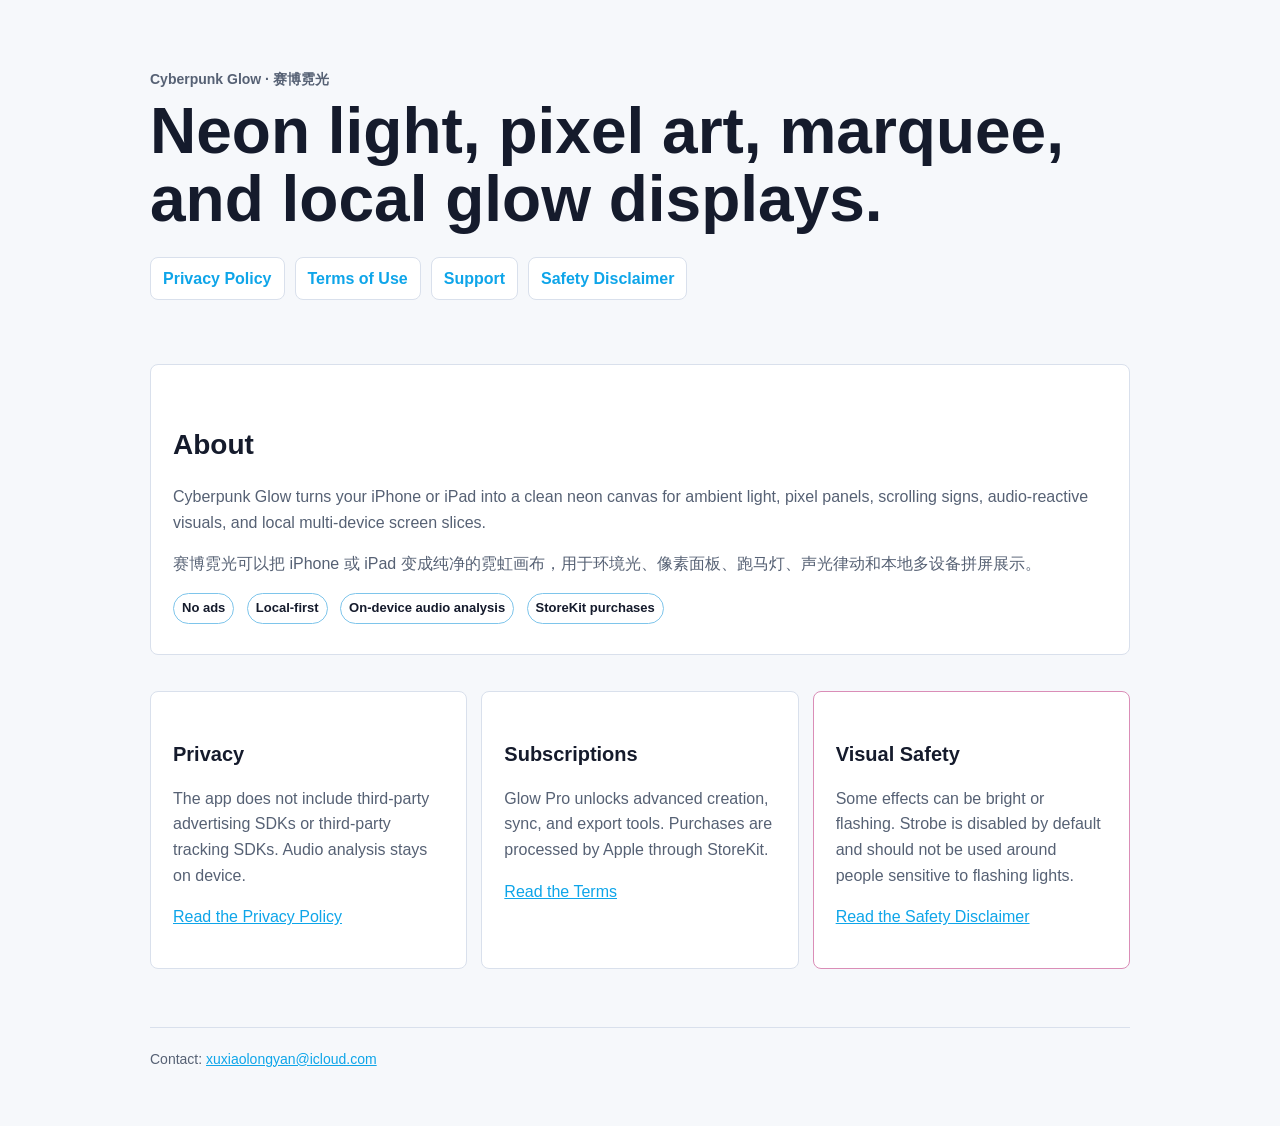
<file: CyberpunkGlow/index.html>
<!doctype html>
<html lang="en">
<head>
  <meta charset="utf-8">
  <meta name="viewport" content="width=device-width, initial-scale=1">
  <title>Cyberpunk Glow</title>
  <meta name="description" content="Support, privacy, terms, and safety information for Cyberpunk Glow.">
  <link rel="stylesheet" href="styles.css">
</head>
<body>
  <main class="shell">
    <header>
      <p class="eyebrow">Cyberpunk Glow · 赛博霓光</p>
      <h1>Neon light, pixel art, marquee, and local glow displays.</h1>
      <nav class="nav" aria-label="Documents">
        <a href="privacy.html">Privacy Policy</a>
        <a href="terms.html">Terms of Use</a>
        <a href="support.html">Support</a>
        <a href="disclaimer.html">Safety Disclaimer</a>
      </nav>
    </header>

    <section class="card">
      <h2>About</h2>
      <p>Cyberpunk Glow turns your iPhone or iPad into a clean neon canvas for ambient light, pixel panels, scrolling signs, audio-reactive visuals, and local multi-device screen slices.</p>
      <p>赛博霓光可以把 iPhone 或 iPad 变成纯净的霓虹画布，用于环境光、像素面板、跑马灯、声光律动和本地多设备拼屏展示。</p>
      <div>
        <span class="badge">No ads</span>
        <span class="badge">Local-first</span>
        <span class="badge">On-device audio analysis</span>
        <span class="badge">StoreKit purchases</span>
      </div>
    </section>

    <section class="grid">
      <article class="card">
        <h3>Privacy</h3>
        <p>The app does not include third-party advertising SDKs or third-party tracking SDKs. Audio analysis stays on device.</p>
        <p><a href="privacy.html">Read the Privacy Policy</a></p>
      </article>
      <article class="card">
        <h3>Subscriptions</h3>
        <p>Glow Pro unlocks advanced creation, sync, and export tools. Purchases are processed by Apple through StoreKit.</p>
        <p><a href="terms.html">Read the Terms</a></p>
      </article>
      <article class="card notice">
        <h3>Visual Safety</h3>
        <p>Some effects can be bright or flashing. Strobe is disabled by default and should not be used around people sensitive to flashing lights.</p>
        <p><a href="disclaimer.html">Read the Safety Disclaimer</a></p>
      </article>
    </section>

    <footer>
      Contact: <a href="mailto:xuxiaolongyan@icloud.com">xuxiaolongyan@icloud.com</a>
    </footer>
  </main>
</body>
</html>
</file>
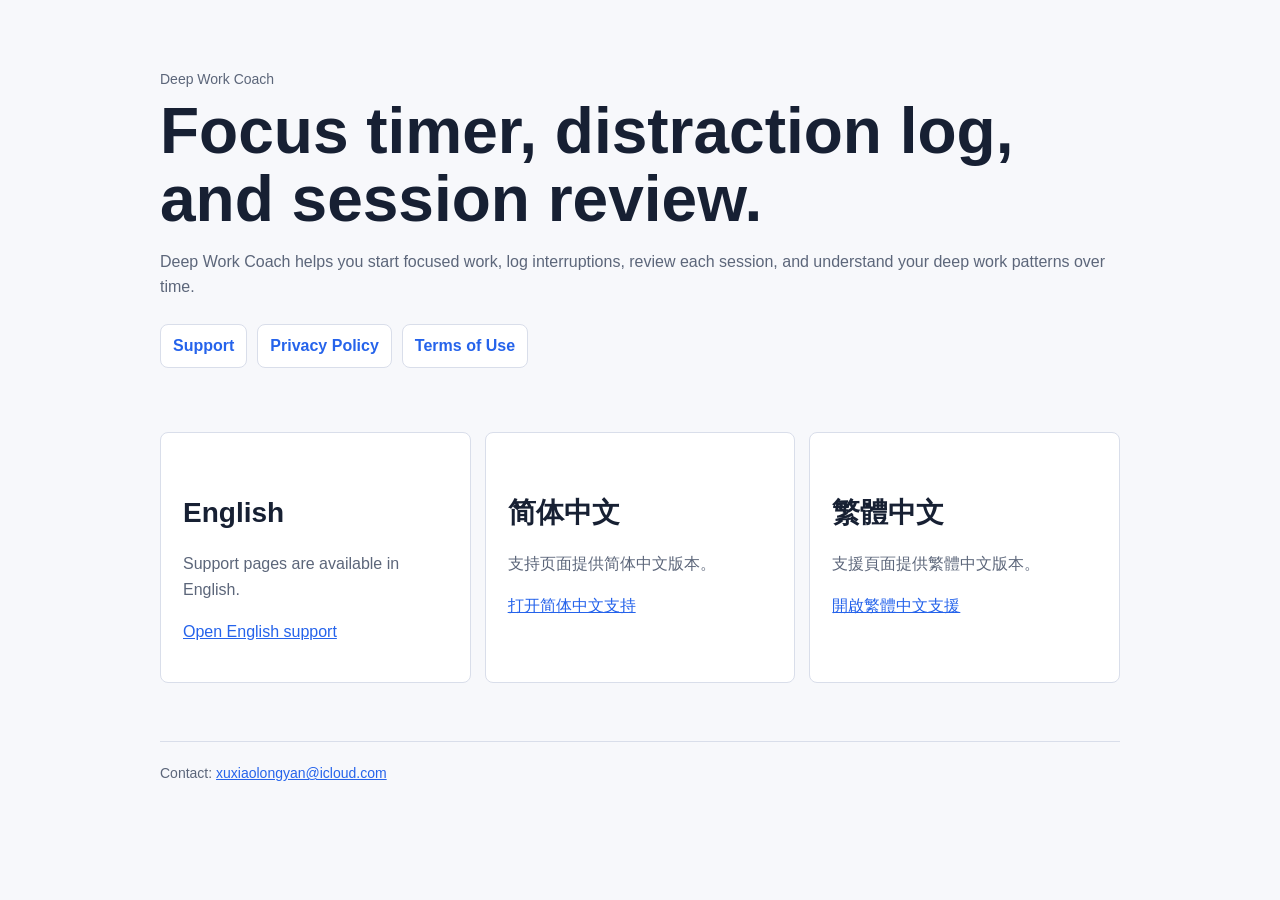
<file: DeepWorkCoach/index.html>
<!doctype html>
<html lang="en">
<head>
  <meta charset="utf-8">
  <meta name="viewport" content="width=device-width, initial-scale=1">
  <title>Deep Work Coach</title>
  <meta name="description" content="Support, privacy policy, and terms for Deep Work Coach.">
  <link rel="stylesheet" href="styles.css">
</head>
<body>
  <main class="shell">
    <header>
      <p class="eyebrow">Deep Work Coach</p>
      <h1>Focus timer, distraction log, and session review.</h1>
      <p>Deep Work Coach helps you start focused work, log interruptions, review each session, and understand your deep work patterns over time.</p>
      <nav class="nav" aria-label="Pages">
        <a href="support.html">Support</a>
        <a href="privacy.html">Privacy Policy</a>
        <a href="terms.html">Terms of Use</a>
      </nav>
    </header>

    <section class="grid" aria-label="Languages">
      <div class="card">
        <h2>English</h2>
        <p>Support pages are available in English.</p>
        <p><a href="support.html#en">Open English support</a></p>
      </div>
      <div class="card">
        <h2>简体中文</h2>
        <p>支持页面提供简体中文版本。</p>
        <p><a href="support.html#zh-Hans">打开简体中文支持</a></p>
      </div>
      <div class="card">
        <h2>繁體中文</h2>
        <p>支援頁面提供繁體中文版本。</p>
        <p><a href="support.html#zh-Hant">開啟繁體中文支援</a></p>
      </div>
    </section>

    <footer>
      Contact: <a href="mailto:xuxiaolongyan@icloud.com">xuxiaolongyan@icloud.com</a>
    </footer>
  </main>
</body>
</html>
</file>
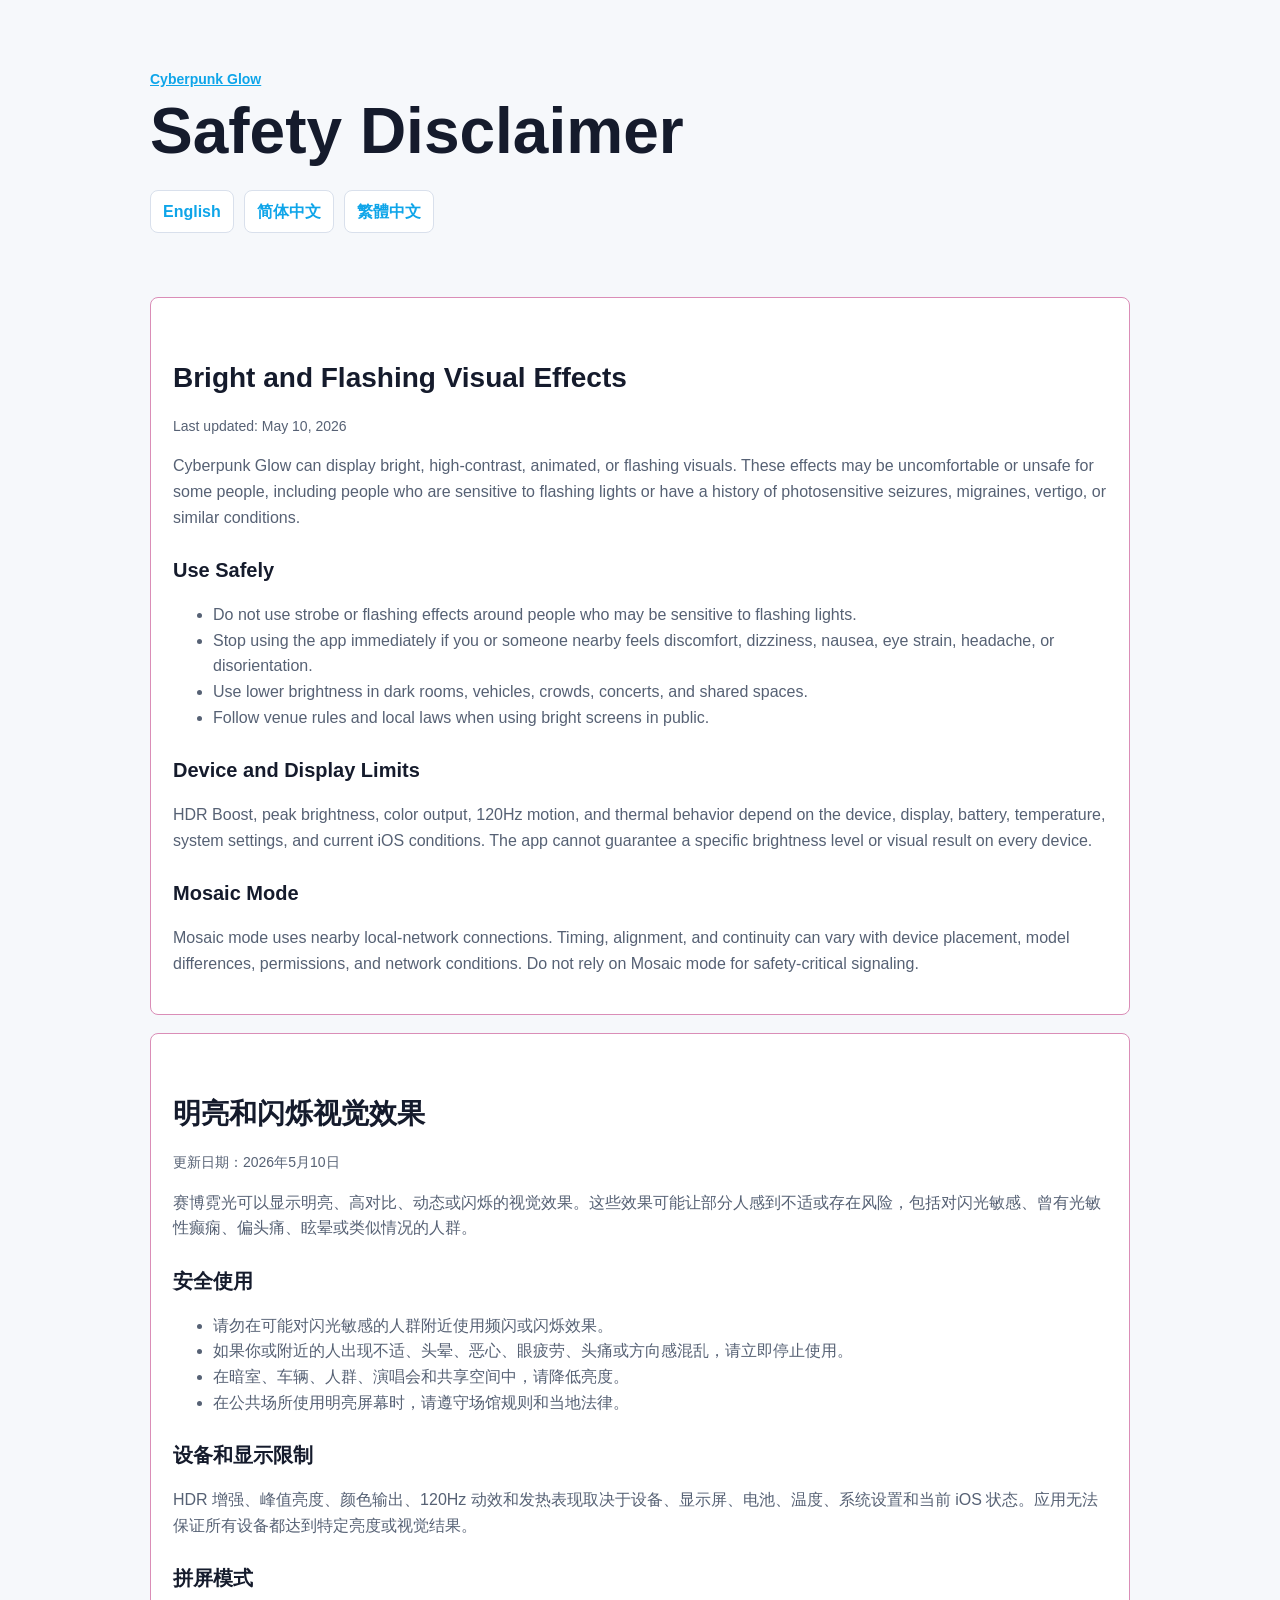
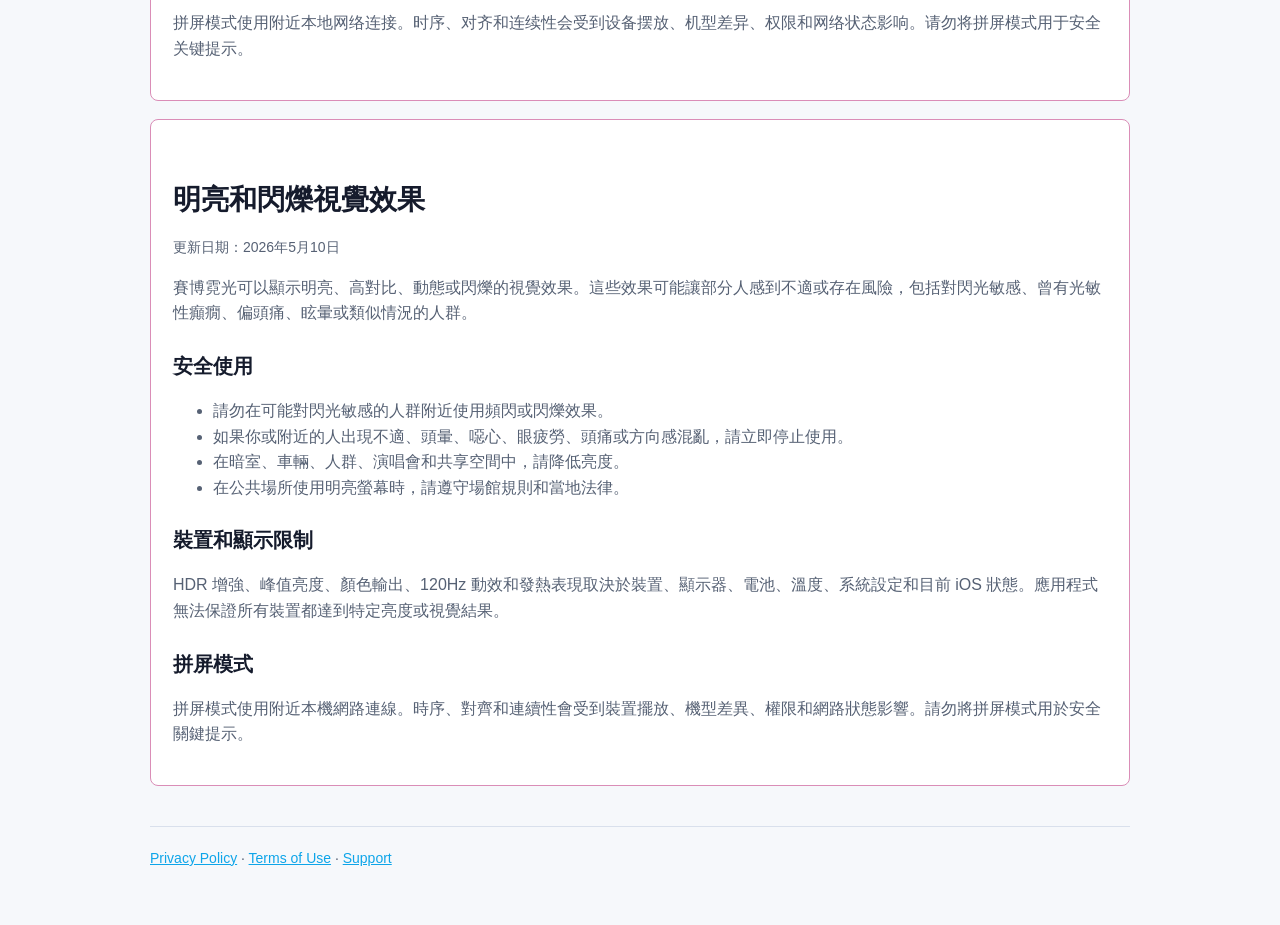
<file: CyberpunkGlow/disclaimer.html>
<!doctype html>
<html lang="en">
<head>
  <meta charset="utf-8">
  <meta name="viewport" content="width=device-width, initial-scale=1">
  <title>Cyberpunk Glow Safety Disclaimer</title>
  <meta name="description" content="Safety disclaimer for Cyberpunk Glow bright and flashing visual effects.">
  <link rel="stylesheet" href="styles.css">
</head>
<body>
  <main class="shell">
    <header>
      <p class="eyebrow"><a href="index.html">Cyberpunk Glow</a></p>
      <h1>Safety Disclaimer</h1>
      <nav class="lang" aria-label="Language">
        <a href="#en">English</a>
        <a href="#zh-Hans">简体中文</a>
        <a href="#zh-Hant">繁體中文</a>
      </nav>
    </header>

    <section id="en" class="card doc notice" lang="en">
      <h2>Bright and Flashing Visual Effects</h2>
      <p class="updated">Last updated: May 10, 2026</p>
      <p>Cyberpunk Glow can display bright, high-contrast, animated, or flashing visuals. These effects may be uncomfortable or unsafe for some people, including people who are sensitive to flashing lights or have a history of photosensitive seizures, migraines, vertigo, or similar conditions.</p>
      <h3>Use Safely</h3>
      <ul>
        <li>Do not use strobe or flashing effects around people who may be sensitive to flashing lights.</li>
        <li>Stop using the app immediately if you or someone nearby feels discomfort, dizziness, nausea, eye strain, headache, or disorientation.</li>
        <li>Use lower brightness in dark rooms, vehicles, crowds, concerts, and shared spaces.</li>
        <li>Follow venue rules and local laws when using bright screens in public.</li>
      </ul>
      <h3>Device and Display Limits</h3>
      <p>HDR Boost, peak brightness, color output, 120Hz motion, and thermal behavior depend on the device, display, battery, temperature, system settings, and current iOS conditions. The app cannot guarantee a specific brightness level or visual result on every device.</p>
      <h3>Mosaic Mode</h3>
      <p>Mosaic mode uses nearby local-network connections. Timing, alignment, and continuity can vary with device placement, model differences, permissions, and network conditions. Do not rely on Mosaic mode for safety-critical signaling.</p>
    </section>

    <section id="zh-Hans" class="card doc notice" lang="zh-Hans">
      <h2>明亮和闪烁视觉效果</h2>
      <p class="updated">更新日期：2026年5月10日</p>
      <p>赛博霓光可以显示明亮、高对比、动态或闪烁的视觉效果。这些效果可能让部分人感到不适或存在风险，包括对闪光敏感、曾有光敏性癫痫、偏头痛、眩晕或类似情况的人群。</p>
      <h3>安全使用</h3>
      <ul>
        <li>请勿在可能对闪光敏感的人群附近使用频闪或闪烁效果。</li>
        <li>如果你或附近的人出现不适、头晕、恶心、眼疲劳、头痛或方向感混乱，请立即停止使用。</li>
        <li>在暗室、车辆、人群、演唱会和共享空间中，请降低亮度。</li>
        <li>在公共场所使用明亮屏幕时，请遵守场馆规则和当地法律。</li>
      </ul>
      <h3>设备和显示限制</h3>
      <p>HDR 增强、峰值亮度、颜色输出、120Hz 动效和发热表现取决于设备、显示屏、电池、温度、系统设置和当前 iOS 状态。应用无法保证所有设备都达到特定亮度或视觉结果。</p>
      <h3>拼屏模式</h3>
      <p>拼屏模式使用附近本地网络连接。时序、对齐和连续性会受到设备摆放、机型差异、权限和网络状态影响。请勿将拼屏模式用于安全关键提示。</p>
    </section>

    <section id="zh-Hant" class="card doc notice" lang="zh-Hant">
      <h2>明亮和閃爍視覺效果</h2>
      <p class="updated">更新日期：2026年5月10日</p>
      <p>賽博霓光可以顯示明亮、高對比、動態或閃爍的視覺效果。這些效果可能讓部分人感到不適或存在風險，包括對閃光敏感、曾有光敏性癲癇、偏頭痛、眩暈或類似情況的人群。</p>
      <h3>安全使用</h3>
      <ul>
        <li>請勿在可能對閃光敏感的人群附近使用頻閃或閃爍效果。</li>
        <li>如果你或附近的人出現不適、頭暈、噁心、眼疲勞、頭痛或方向感混亂，請立即停止使用。</li>
        <li>在暗室、車輛、人群、演唱會和共享空間中，請降低亮度。</li>
        <li>在公共場所使用明亮螢幕時，請遵守場館規則和當地法律。</li>
      </ul>
      <h3>裝置和顯示限制</h3>
      <p>HDR 增強、峰值亮度、顏色輸出、120Hz 動效和發熱表現取決於裝置、顯示器、電池、溫度、系統設定和目前 iOS 狀態。應用程式無法保證所有裝置都達到特定亮度或視覺結果。</p>
      <h3>拼屏模式</h3>
      <p>拼屏模式使用附近本機網路連線。時序、對齊和連續性會受到裝置擺放、機型差異、權限和網路狀態影響。請勿將拼屏模式用於安全關鍵提示。</p>
    </section>

    <footer>
      <a href="privacy.html">Privacy Policy</a> · <a href="terms.html">Terms of Use</a> · <a href="support.html">Support</a>
    </footer>
  </main>
</body>
</html>
</file>
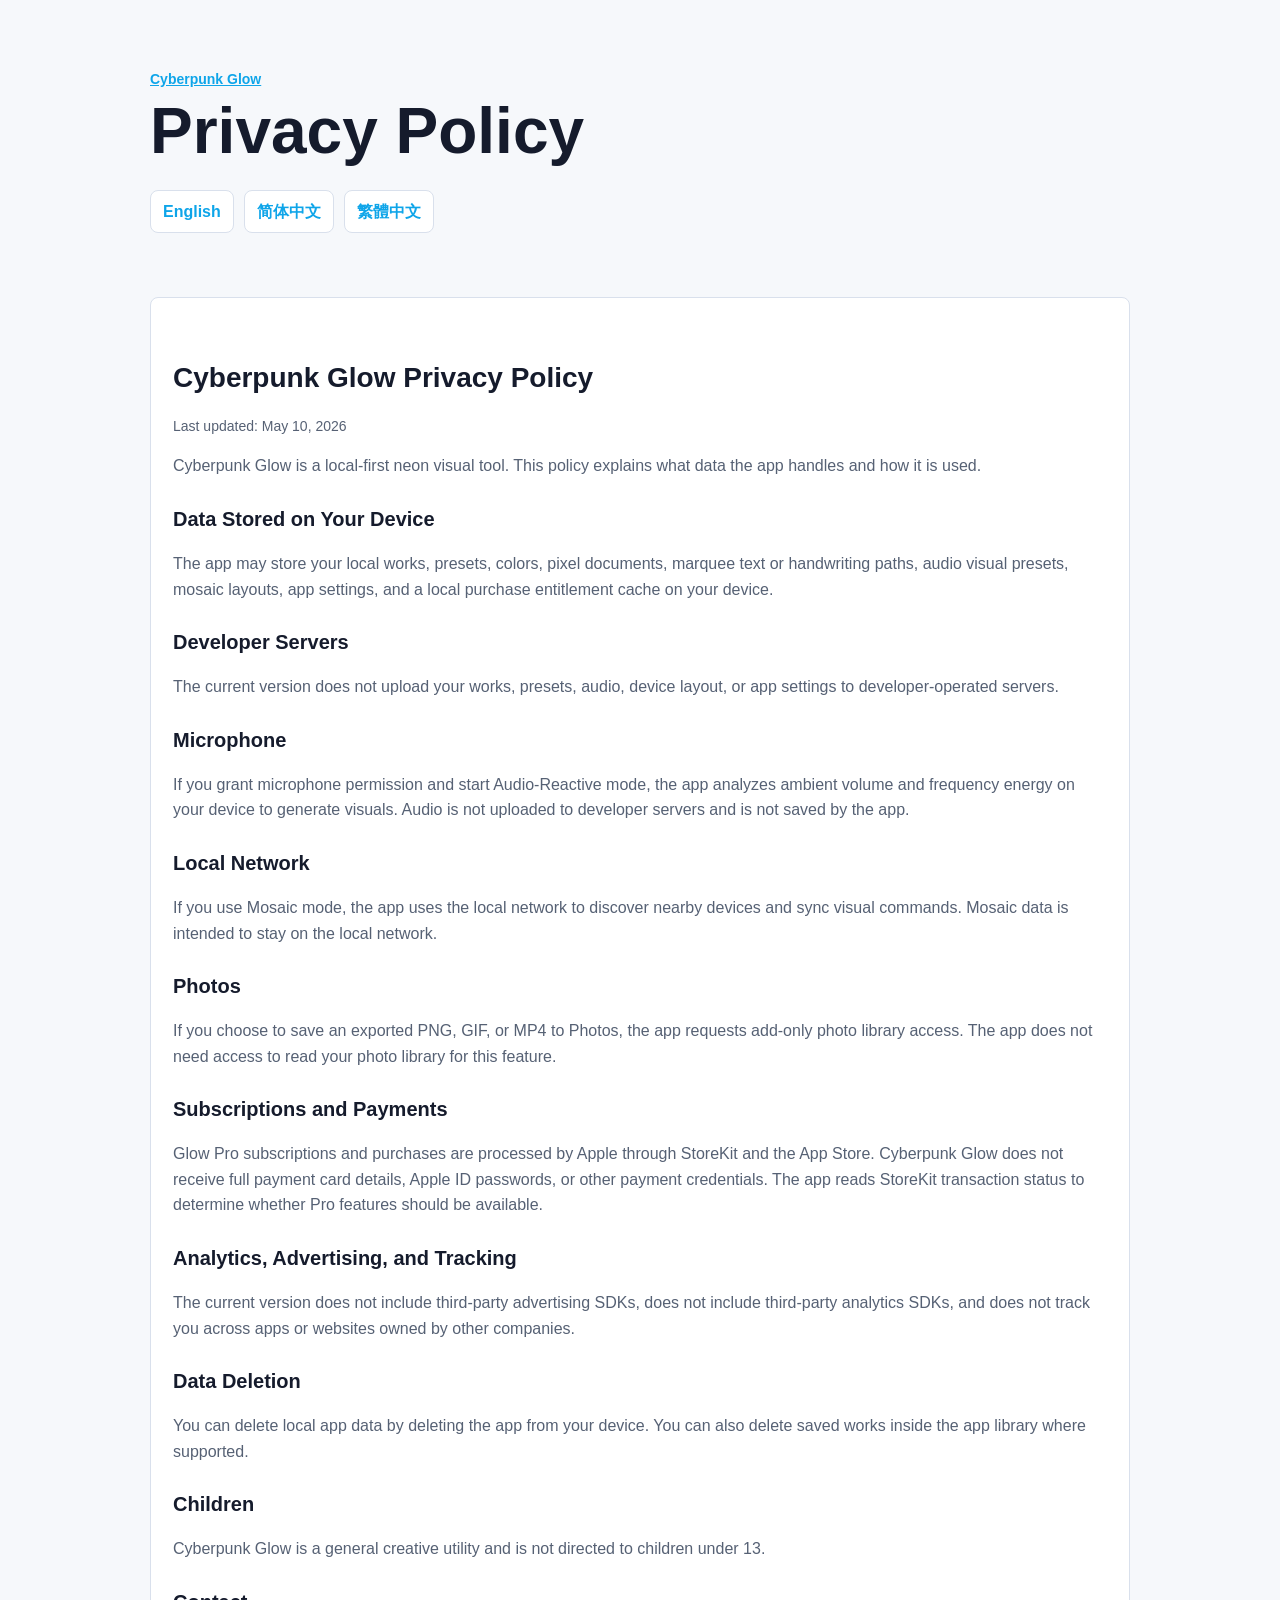
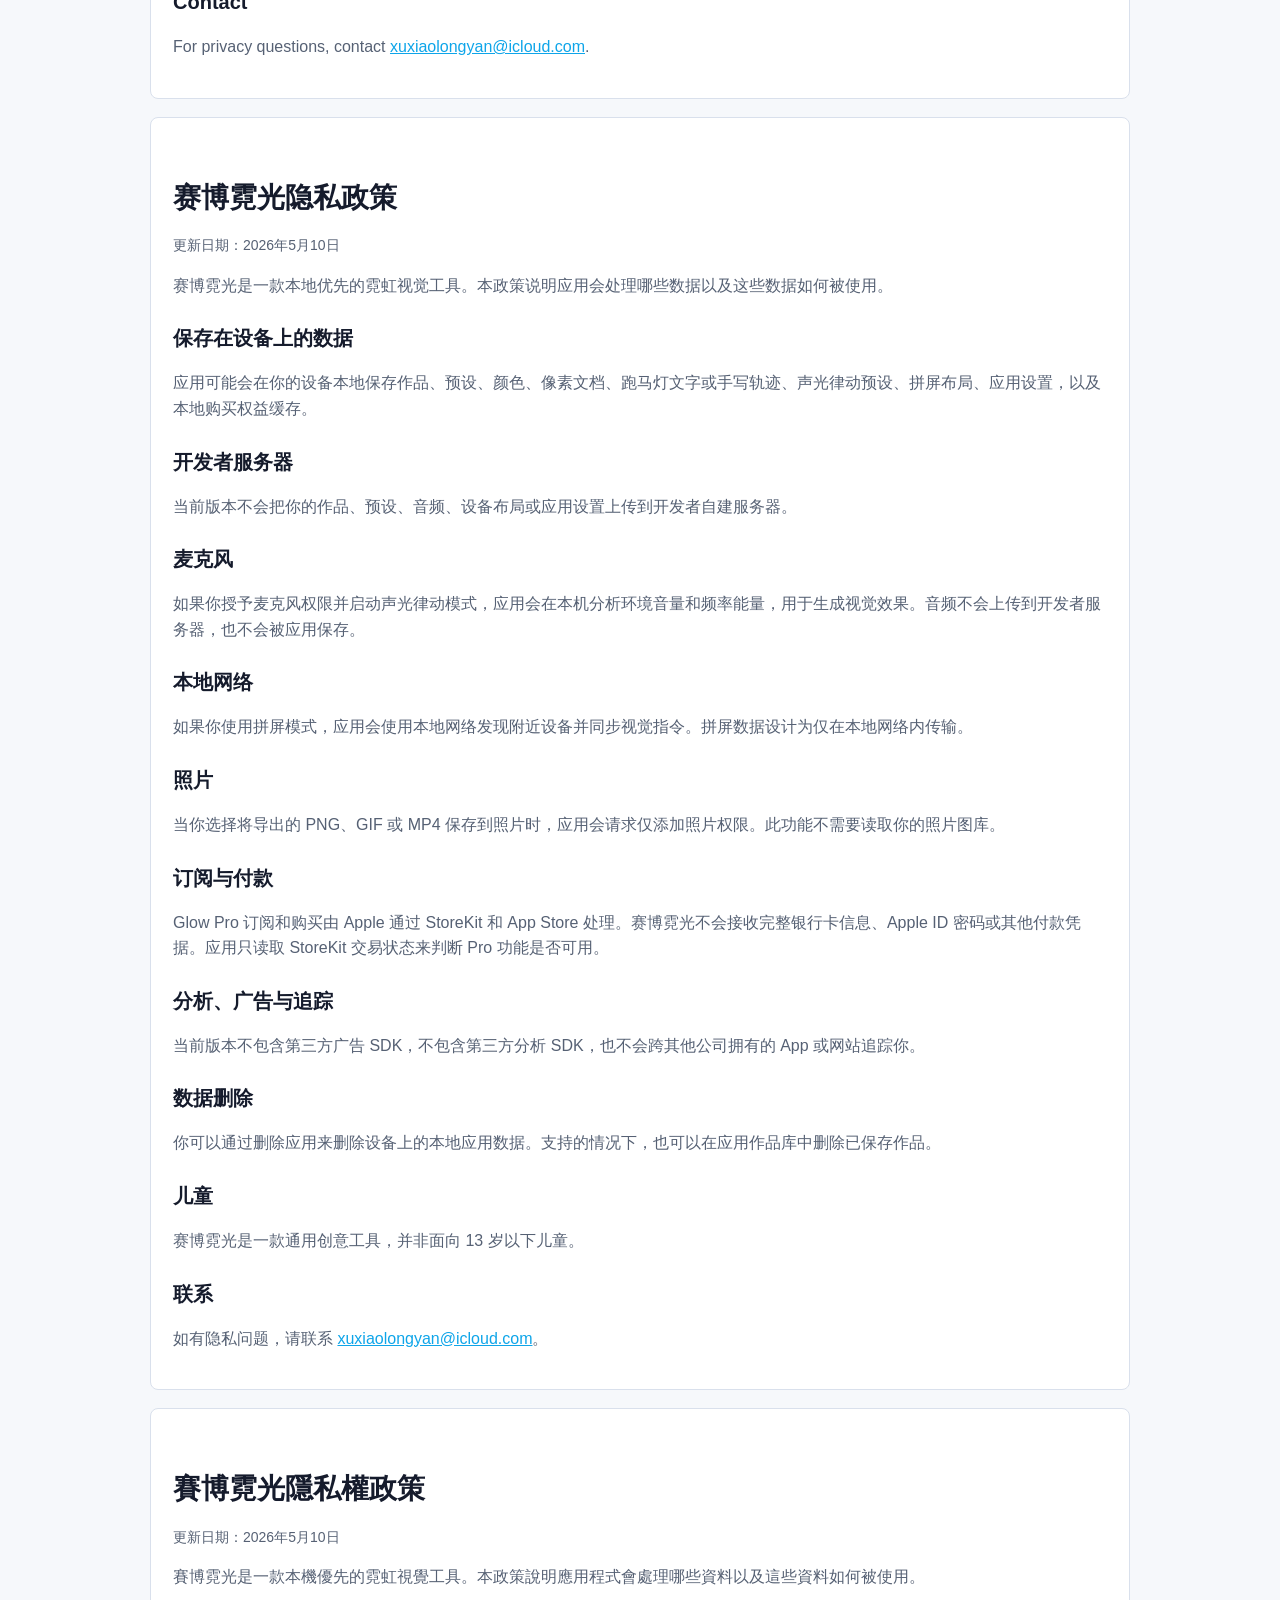
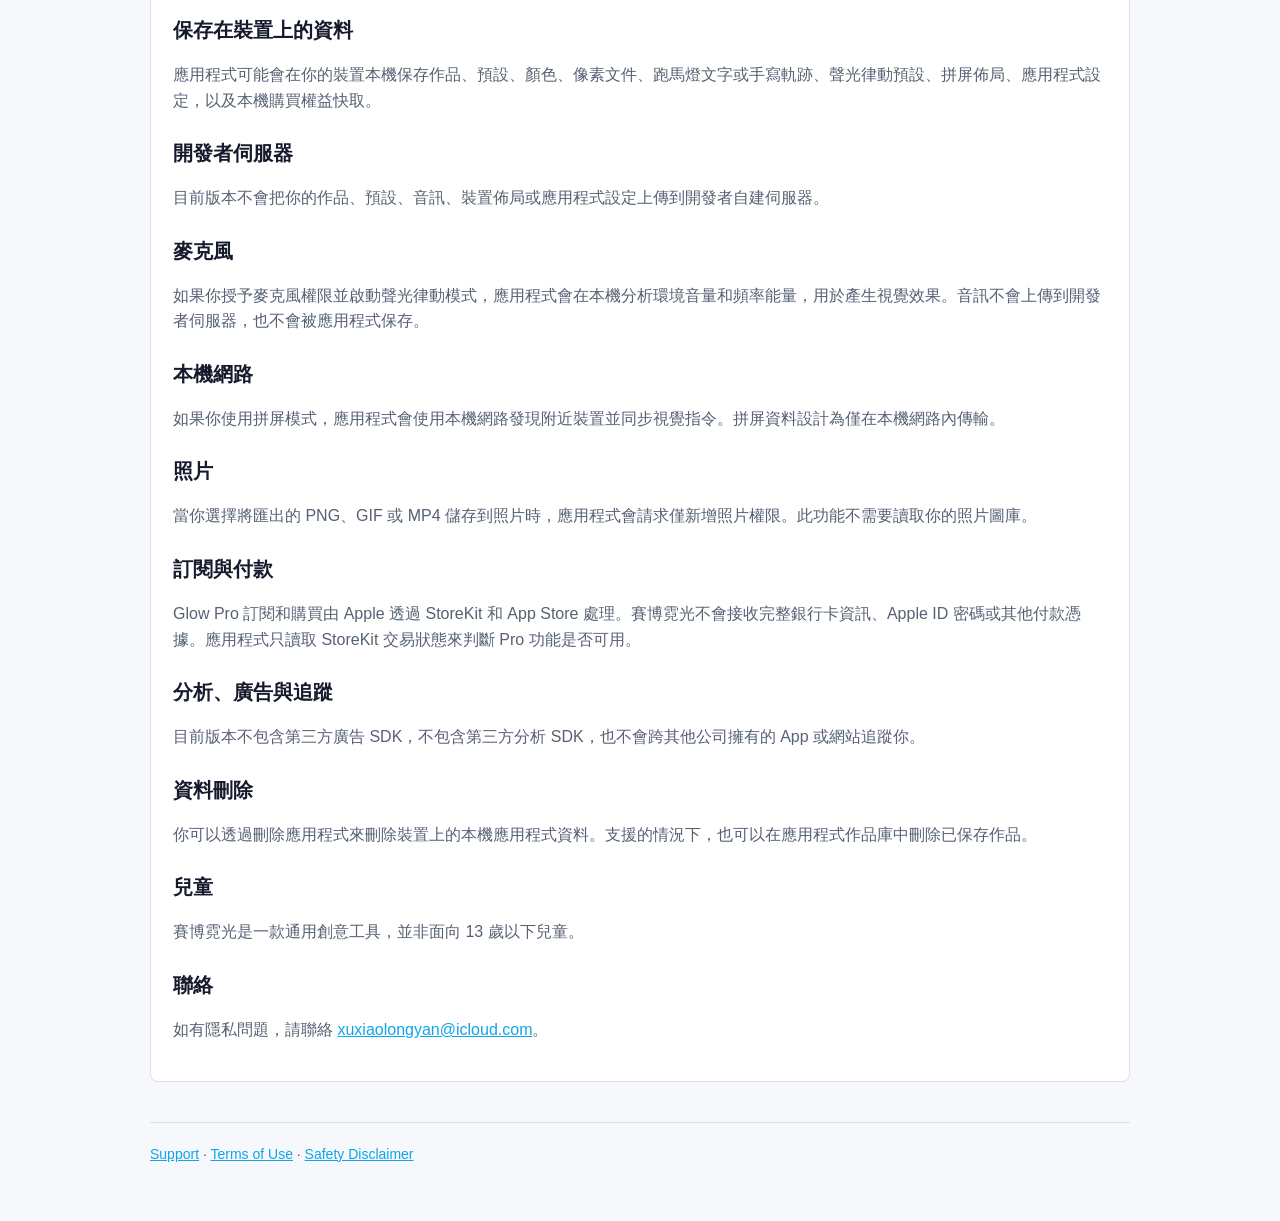
<file: CyberpunkGlow/privacy.html>
<!doctype html>
<html lang="en">
<head>
  <meta charset="utf-8">
  <meta name="viewport" content="width=device-width, initial-scale=1">
  <title>Cyberpunk Glow Privacy Policy</title>
  <meta name="description" content="Privacy Policy for Cyberpunk Glow.">
  <link rel="stylesheet" href="styles.css">
</head>
<body>
  <main class="shell">
    <header>
      <p class="eyebrow"><a href="index.html">Cyberpunk Glow</a></p>
      <h1>Privacy Policy</h1>
      <nav class="lang" aria-label="Language">
        <a href="#en">English</a>
        <a href="#zh-Hans">简体中文</a>
        <a href="#zh-Hant">繁體中文</a>
      </nav>
    </header>

    <section id="en" class="card doc" lang="en">
      <h2>Cyberpunk Glow Privacy Policy</h2>
      <p class="updated">Last updated: May 10, 2026</p>
      <p>Cyberpunk Glow is a local-first neon visual tool. This policy explains what data the app handles and how it is used.</p>
      <h3>Data Stored on Your Device</h3>
      <p>The app may store your local works, presets, colors, pixel documents, marquee text or handwriting paths, audio visual presets, mosaic layouts, app settings, and a local purchase entitlement cache on your device.</p>
      <h3>Developer Servers</h3>
      <p>The current version does not upload your works, presets, audio, device layout, or app settings to developer-operated servers.</p>
      <h3>Microphone</h3>
      <p>If you grant microphone permission and start Audio-Reactive mode, the app analyzes ambient volume and frequency energy on your device to generate visuals. Audio is not uploaded to developer servers and is not saved by the app.</p>
      <h3>Local Network</h3>
      <p>If you use Mosaic mode, the app uses the local network to discover nearby devices and sync visual commands. Mosaic data is intended to stay on the local network.</p>
      <h3>Photos</h3>
      <p>If you choose to save an exported PNG, GIF, or MP4 to Photos, the app requests add-only photo library access. The app does not need access to read your photo library for this feature.</p>
      <h3>Subscriptions and Payments</h3>
      <p>Glow Pro subscriptions and purchases are processed by Apple through StoreKit and the App Store. Cyberpunk Glow does not receive full payment card details, Apple ID passwords, or other payment credentials. The app reads StoreKit transaction status to determine whether Pro features should be available.</p>
      <h3>Analytics, Advertising, and Tracking</h3>
      <p>The current version does not include third-party advertising SDKs, does not include third-party analytics SDKs, and does not track you across apps or websites owned by other companies.</p>
      <h3>Data Deletion</h3>
      <p>You can delete local app data by deleting the app from your device. You can also delete saved works inside the app library where supported.</p>
      <h3>Children</h3>
      <p>Cyberpunk Glow is a general creative utility and is not directed to children under 13.</p>
      <h3>Contact</h3>
      <p>For privacy questions, contact <a href="mailto:xuxiaolongyan@icloud.com">xuxiaolongyan@icloud.com</a>.</p>
    </section>

    <section id="zh-Hans" class="card doc" lang="zh-Hans">
      <h2>赛博霓光隐私政策</h2>
      <p class="updated">更新日期：2026年5月10日</p>
      <p>赛博霓光是一款本地优先的霓虹视觉工具。本政策说明应用会处理哪些数据以及这些数据如何被使用。</p>
      <h3>保存在设备上的数据</h3>
      <p>应用可能会在你的设备本地保存作品、预设、颜色、像素文档、跑马灯文字或手写轨迹、声光律动预设、拼屏布局、应用设置，以及本地购买权益缓存。</p>
      <h3>开发者服务器</h3>
      <p>当前版本不会把你的作品、预设、音频、设备布局或应用设置上传到开发者自建服务器。</p>
      <h3>麦克风</h3>
      <p>如果你授予麦克风权限并启动声光律动模式，应用会在本机分析环境音量和频率能量，用于生成视觉效果。音频不会上传到开发者服务器，也不会被应用保存。</p>
      <h3>本地网络</h3>
      <p>如果你使用拼屏模式，应用会使用本地网络发现附近设备并同步视觉指令。拼屏数据设计为仅在本地网络内传输。</p>
      <h3>照片</h3>
      <p>当你选择将导出的 PNG、GIF 或 MP4 保存到照片时，应用会请求仅添加照片权限。此功能不需要读取你的照片图库。</p>
      <h3>订阅与付款</h3>
      <p>Glow Pro 订阅和购买由 Apple 通过 StoreKit 和 App Store 处理。赛博霓光不会接收完整银行卡信息、Apple ID 密码或其他付款凭据。应用只读取 StoreKit 交易状态来判断 Pro 功能是否可用。</p>
      <h3>分析、广告与追踪</h3>
      <p>当前版本不包含第三方广告 SDK，不包含第三方分析 SDK，也不会跨其他公司拥有的 App 或网站追踪你。</p>
      <h3>数据删除</h3>
      <p>你可以通过删除应用来删除设备上的本地应用数据。支持的情况下，也可以在应用作品库中删除已保存作品。</p>
      <h3>儿童</h3>
      <p>赛博霓光是一款通用创意工具，并非面向 13 岁以下儿童。</p>
      <h3>联系</h3>
      <p>如有隐私问题，请联系 <a href="mailto:xuxiaolongyan@icloud.com">xuxiaolongyan@icloud.com</a>。</p>
    </section>

    <section id="zh-Hant" class="card doc" lang="zh-Hant">
      <h2>賽博霓光隱私權政策</h2>
      <p class="updated">更新日期：2026年5月10日</p>
      <p>賽博霓光是一款本機優先的霓虹視覺工具。本政策說明應用程式會處理哪些資料以及這些資料如何被使用。</p>
      <h3>保存在裝置上的資料</h3>
      <p>應用程式可能會在你的裝置本機保存作品、預設、顏色、像素文件、跑馬燈文字或手寫軌跡、聲光律動預設、拼屏佈局、應用程式設定，以及本機購買權益快取。</p>
      <h3>開發者伺服器</h3>
      <p>目前版本不會把你的作品、預設、音訊、裝置佈局或應用程式設定上傳到開發者自建伺服器。</p>
      <h3>麥克風</h3>
      <p>如果你授予麥克風權限並啟動聲光律動模式，應用程式會在本機分析環境音量和頻率能量，用於產生視覺效果。音訊不會上傳到開發者伺服器，也不會被應用程式保存。</p>
      <h3>本機網路</h3>
      <p>如果你使用拼屏模式，應用程式會使用本機網路發現附近裝置並同步視覺指令。拼屏資料設計為僅在本機網路內傳輸。</p>
      <h3>照片</h3>
      <p>當你選擇將匯出的 PNG、GIF 或 MP4 儲存到照片時，應用程式會請求僅新增照片權限。此功能不需要讀取你的照片圖庫。</p>
      <h3>訂閱與付款</h3>
      <p>Glow Pro 訂閱和購買由 Apple 透過 StoreKit 和 App Store 處理。賽博霓光不會接收完整銀行卡資訊、Apple ID 密碼或其他付款憑據。應用程式只讀取 StoreKit 交易狀態來判斷 Pro 功能是否可用。</p>
      <h3>分析、廣告與追蹤</h3>
      <p>目前版本不包含第三方廣告 SDK，不包含第三方分析 SDK，也不會跨其他公司擁有的 App 或網站追蹤你。</p>
      <h3>資料刪除</h3>
      <p>你可以透過刪除應用程式來刪除裝置上的本機應用程式資料。支援的情況下，也可以在應用程式作品庫中刪除已保存作品。</p>
      <h3>兒童</h3>
      <p>賽博霓光是一款通用創意工具，並非面向 13 歲以下兒童。</p>
      <h3>聯絡</h3>
      <p>如有隱私問題，請聯絡 <a href="mailto:xuxiaolongyan@icloud.com">xuxiaolongyan@icloud.com</a>。</p>
    </section>

    <footer>
      <a href="support.html">Support</a> · <a href="terms.html">Terms of Use</a> · <a href="disclaimer.html">Safety Disclaimer</a>
    </footer>
  </main>
</body>
</html>
</file>
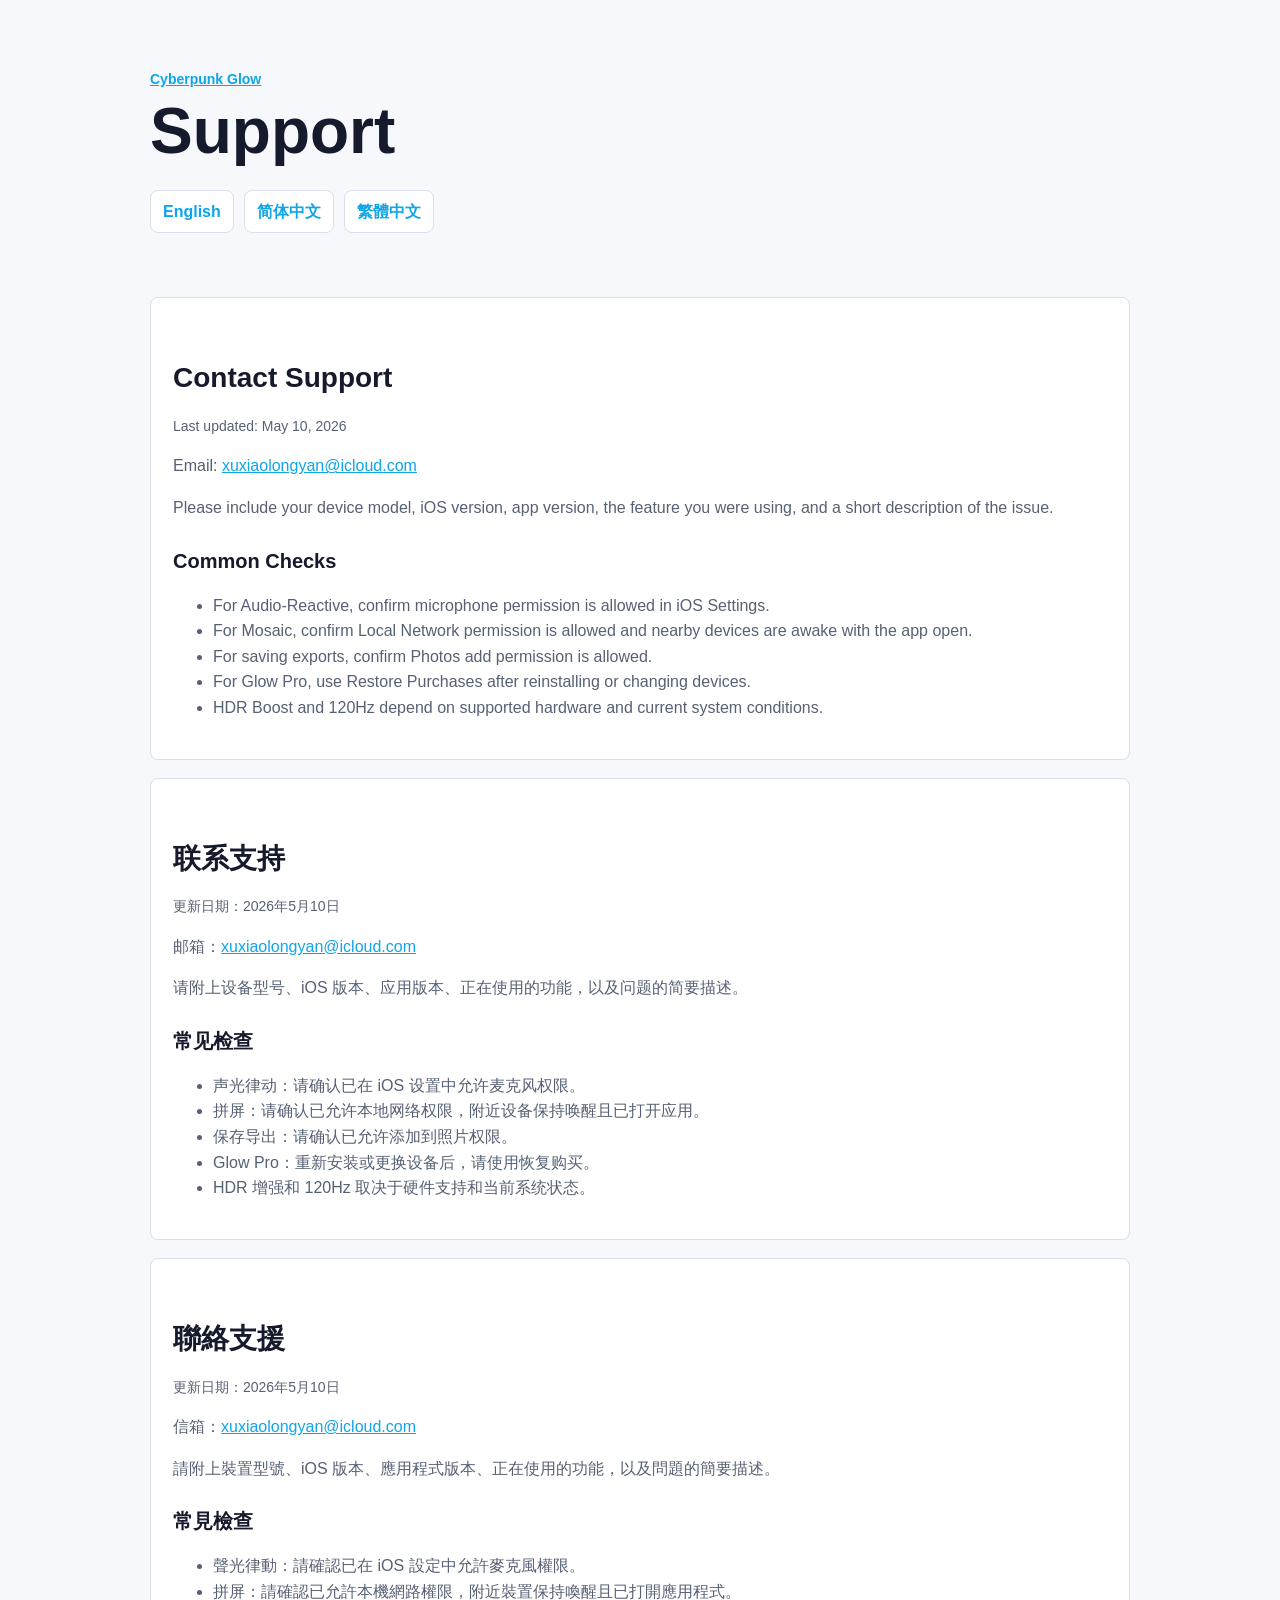
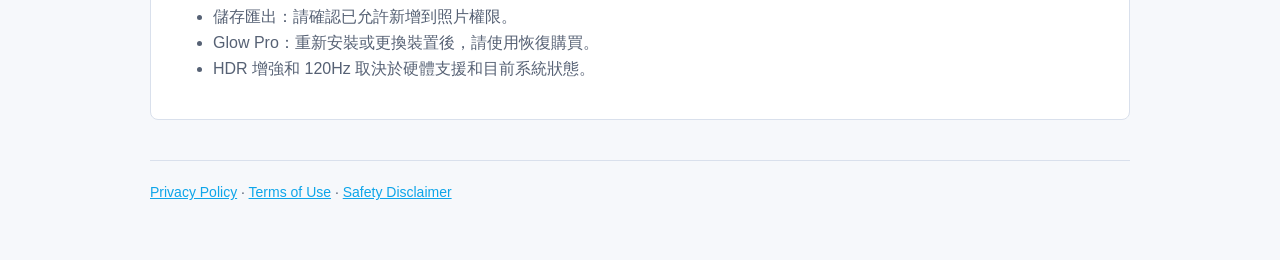
<file: CyberpunkGlow/support.html>
<!doctype html>
<html lang="en">
<head>
  <meta charset="utf-8">
  <meta name="viewport" content="width=device-width, initial-scale=1">
  <title>Cyberpunk Glow Support</title>
  <meta name="description" content="Support page for Cyberpunk Glow.">
  <link rel="stylesheet" href="styles.css">
</head>
<body>
  <main class="shell">
    <header>
      <p class="eyebrow"><a href="index.html">Cyberpunk Glow</a></p>
      <h1>Support</h1>
      <nav class="lang" aria-label="Language">
        <a href="#en">English</a>
        <a href="#zh-Hans">简体中文</a>
        <a href="#zh-Hant">繁體中文</a>
      </nav>
    </header>

    <section id="en" class="card doc" lang="en">
      <h2>Contact Support</h2>
      <p class="updated">Last updated: May 10, 2026</p>
      <p>Email: <a href="mailto:xuxiaolongyan@icloud.com">xuxiaolongyan@icloud.com</a></p>
      <p>Please include your device model, iOS version, app version, the feature you were using, and a short description of the issue.</p>
      <h3>Common Checks</h3>
      <ul>
        <li>For Audio-Reactive, confirm microphone permission is allowed in iOS Settings.</li>
        <li>For Mosaic, confirm Local Network permission is allowed and nearby devices are awake with the app open.</li>
        <li>For saving exports, confirm Photos add permission is allowed.</li>
        <li>For Glow Pro, use Restore Purchases after reinstalling or changing devices.</li>
        <li>HDR Boost and 120Hz depend on supported hardware and current system conditions.</li>
      </ul>
    </section>

    <section id="zh-Hans" class="card doc" lang="zh-Hans">
      <h2>联系支持</h2>
      <p class="updated">更新日期：2026年5月10日</p>
      <p>邮箱：<a href="mailto:xuxiaolongyan@icloud.com">xuxiaolongyan@icloud.com</a></p>
      <p>请附上设备型号、iOS 版本、应用版本、正在使用的功能，以及问题的简要描述。</p>
      <h3>常见检查</h3>
      <ul>
        <li>声光律动：请确认已在 iOS 设置中允许麦克风权限。</li>
        <li>拼屏：请确认已允许本地网络权限，附近设备保持唤醒且已打开应用。</li>
        <li>保存导出：请确认已允许添加到照片权限。</li>
        <li>Glow Pro：重新安装或更换设备后，请使用恢复购买。</li>
        <li>HDR 增强和 120Hz 取决于硬件支持和当前系统状态。</li>
      </ul>
    </section>

    <section id="zh-Hant" class="card doc" lang="zh-Hant">
      <h2>聯絡支援</h2>
      <p class="updated">更新日期：2026年5月10日</p>
      <p>信箱：<a href="mailto:xuxiaolongyan@icloud.com">xuxiaolongyan@icloud.com</a></p>
      <p>請附上裝置型號、iOS 版本、應用程式版本、正在使用的功能，以及問題的簡要描述。</p>
      <h3>常見檢查</h3>
      <ul>
        <li>聲光律動：請確認已在 iOS 設定中允許麥克風權限。</li>
        <li>拼屏：請確認已允許本機網路權限，附近裝置保持喚醒且已打開應用程式。</li>
        <li>儲存匯出：請確認已允許新增到照片權限。</li>
        <li>Glow Pro：重新安裝或更換裝置後，請使用恢復購買。</li>
        <li>HDR 增強和 120Hz 取決於硬體支援和目前系統狀態。</li>
      </ul>
    </section>

    <footer>
      <a href="privacy.html">Privacy Policy</a> · <a href="terms.html">Terms of Use</a> · <a href="disclaimer.html">Safety Disclaimer</a>
    </footer>
  </main>
</body>
</html>
</file>
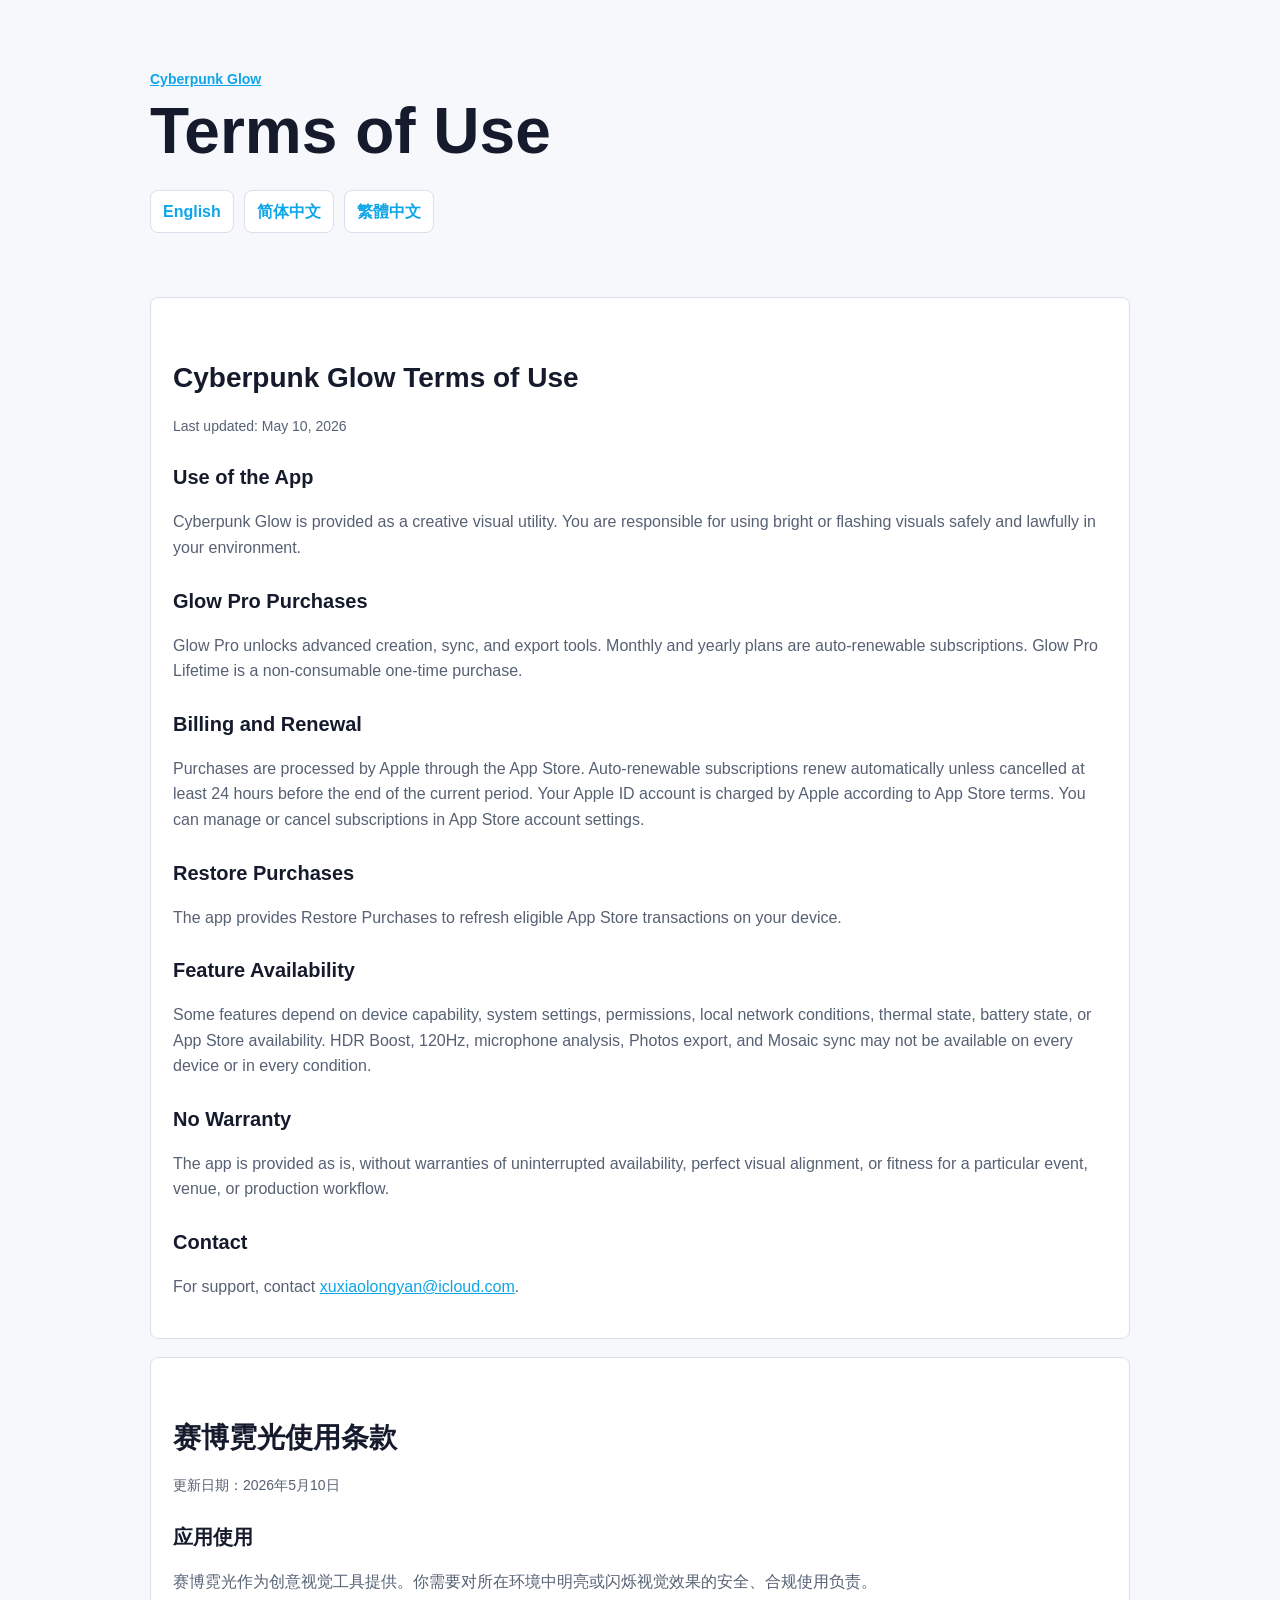
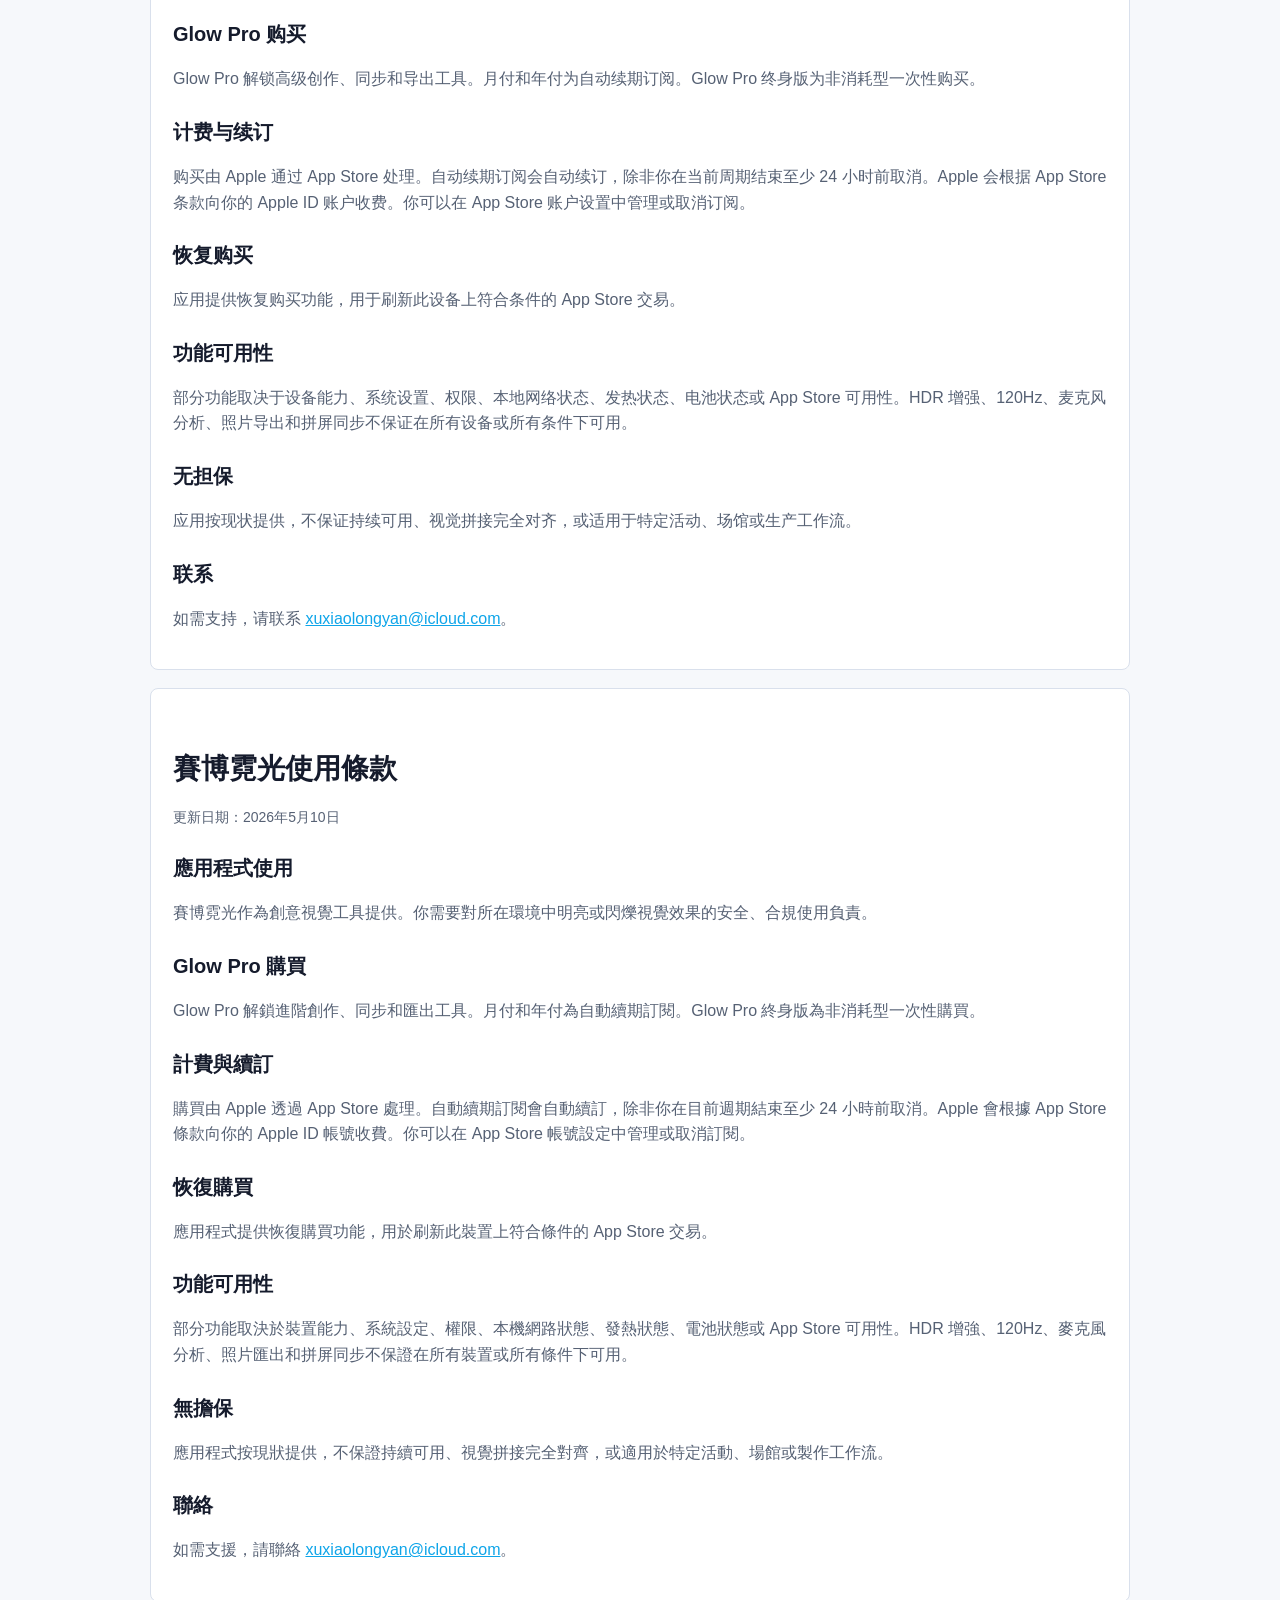
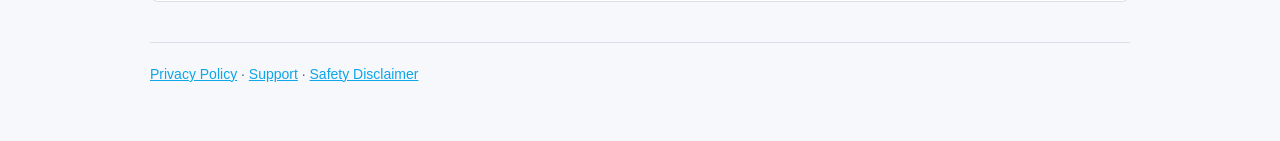
<file: CyberpunkGlow/terms.html>
<!doctype html>
<html lang="en">
<head>
  <meta charset="utf-8">
  <meta name="viewport" content="width=device-width, initial-scale=1">
  <title>Cyberpunk Glow Terms of Use</title>
  <meta name="description" content="Terms of Use for Cyberpunk Glow.">
  <link rel="stylesheet" href="styles.css">
</head>
<body>
  <main class="shell">
    <header>
      <p class="eyebrow"><a href="index.html">Cyberpunk Glow</a></p>
      <h1>Terms of Use</h1>
      <nav class="lang" aria-label="Language">
        <a href="#en">English</a>
        <a href="#zh-Hans">简体中文</a>
        <a href="#zh-Hant">繁體中文</a>
      </nav>
    </header>

    <section id="en" class="card doc" lang="en">
      <h2>Cyberpunk Glow Terms of Use</h2>
      <p class="updated">Last updated: May 10, 2026</p>
      <h3>Use of the App</h3>
      <p>Cyberpunk Glow is provided as a creative visual utility. You are responsible for using bright or flashing visuals safely and lawfully in your environment.</p>
      <h3>Glow Pro Purchases</h3>
      <p>Glow Pro unlocks advanced creation, sync, and export tools. Monthly and yearly plans are auto-renewable subscriptions. Glow Pro Lifetime is a non-consumable one-time purchase.</p>
      <h3>Billing and Renewal</h3>
      <p>Purchases are processed by Apple through the App Store. Auto-renewable subscriptions renew automatically unless cancelled at least 24 hours before the end of the current period. Your Apple ID account is charged by Apple according to App Store terms. You can manage or cancel subscriptions in App Store account settings.</p>
      <h3>Restore Purchases</h3>
      <p>The app provides Restore Purchases to refresh eligible App Store transactions on your device.</p>
      <h3>Feature Availability</h3>
      <p>Some features depend on device capability, system settings, permissions, local network conditions, thermal state, battery state, or App Store availability. HDR Boost, 120Hz, microphone analysis, Photos export, and Mosaic sync may not be available on every device or in every condition.</p>
      <h3>No Warranty</h3>
      <p>The app is provided as is, without warranties of uninterrupted availability, perfect visual alignment, or fitness for a particular event, venue, or production workflow.</p>
      <h3>Contact</h3>
      <p>For support, contact <a href="mailto:xuxiaolongyan@icloud.com">xuxiaolongyan@icloud.com</a>.</p>
    </section>

    <section id="zh-Hans" class="card doc" lang="zh-Hans">
      <h2>赛博霓光使用条款</h2>
      <p class="updated">更新日期：2026年5月10日</p>
      <h3>应用使用</h3>
      <p>赛博霓光作为创意视觉工具提供。你需要对所在环境中明亮或闪烁视觉效果的安全、合规使用负责。</p>
      <h3>Glow Pro 购买</h3>
      <p>Glow Pro 解锁高级创作、同步和导出工具。月付和年付为自动续期订阅。Glow Pro 终身版为非消耗型一次性购买。</p>
      <h3>计费与续订</h3>
      <p>购买由 Apple 通过 App Store 处理。自动续期订阅会自动续订，除非你在当前周期结束至少 24 小时前取消。Apple 会根据 App Store 条款向你的 Apple ID 账户收费。你可以在 App Store 账户设置中管理或取消订阅。</p>
      <h3>恢复购买</h3>
      <p>应用提供恢复购买功能，用于刷新此设备上符合条件的 App Store 交易。</p>
      <h3>功能可用性</h3>
      <p>部分功能取决于设备能力、系统设置、权限、本地网络状态、发热状态、电池状态或 App Store 可用性。HDR 增强、120Hz、麦克风分析、照片导出和拼屏同步不保证在所有设备或所有条件下可用。</p>
      <h3>无担保</h3>
      <p>应用按现状提供，不保证持续可用、视觉拼接完全对齐，或适用于特定活动、场馆或生产工作流。</p>
      <h3>联系</h3>
      <p>如需支持，请联系 <a href="mailto:xuxiaolongyan@icloud.com">xuxiaolongyan@icloud.com</a>。</p>
    </section>

    <section id="zh-Hant" class="card doc" lang="zh-Hant">
      <h2>賽博霓光使用條款</h2>
      <p class="updated">更新日期：2026年5月10日</p>
      <h3>應用程式使用</h3>
      <p>賽博霓光作為創意視覺工具提供。你需要對所在環境中明亮或閃爍視覺效果的安全、合規使用負責。</p>
      <h3>Glow Pro 購買</h3>
      <p>Glow Pro 解鎖進階創作、同步和匯出工具。月付和年付為自動續期訂閱。Glow Pro 終身版為非消耗型一次性購買。</p>
      <h3>計費與續訂</h3>
      <p>購買由 Apple 透過 App Store 處理。自動續期訂閱會自動續訂，除非你在目前週期結束至少 24 小時前取消。Apple 會根據 App Store 條款向你的 Apple ID 帳號收費。你可以在 App Store 帳號設定中管理或取消訂閱。</p>
      <h3>恢復購買</h3>
      <p>應用程式提供恢復購買功能，用於刷新此裝置上符合條件的 App Store 交易。</p>
      <h3>功能可用性</h3>
      <p>部分功能取決於裝置能力、系統設定、權限、本機網路狀態、發熱狀態、電池狀態或 App Store 可用性。HDR 增強、120Hz、麥克風分析、照片匯出和拼屏同步不保證在所有裝置或所有條件下可用。</p>
      <h3>無擔保</h3>
      <p>應用程式按現狀提供，不保證持續可用、視覺拼接完全對齊，或適用於特定活動、場館或製作工作流。</p>
      <h3>聯絡</h3>
      <p>如需支援，請聯絡 <a href="mailto:xuxiaolongyan@icloud.com">xuxiaolongyan@icloud.com</a>。</p>
    </section>

    <footer>
      <a href="privacy.html">Privacy Policy</a> · <a href="support.html">Support</a> · <a href="disclaimer.html">Safety Disclaimer</a>
    </footer>
  </main>
</body>
</html>
</file>
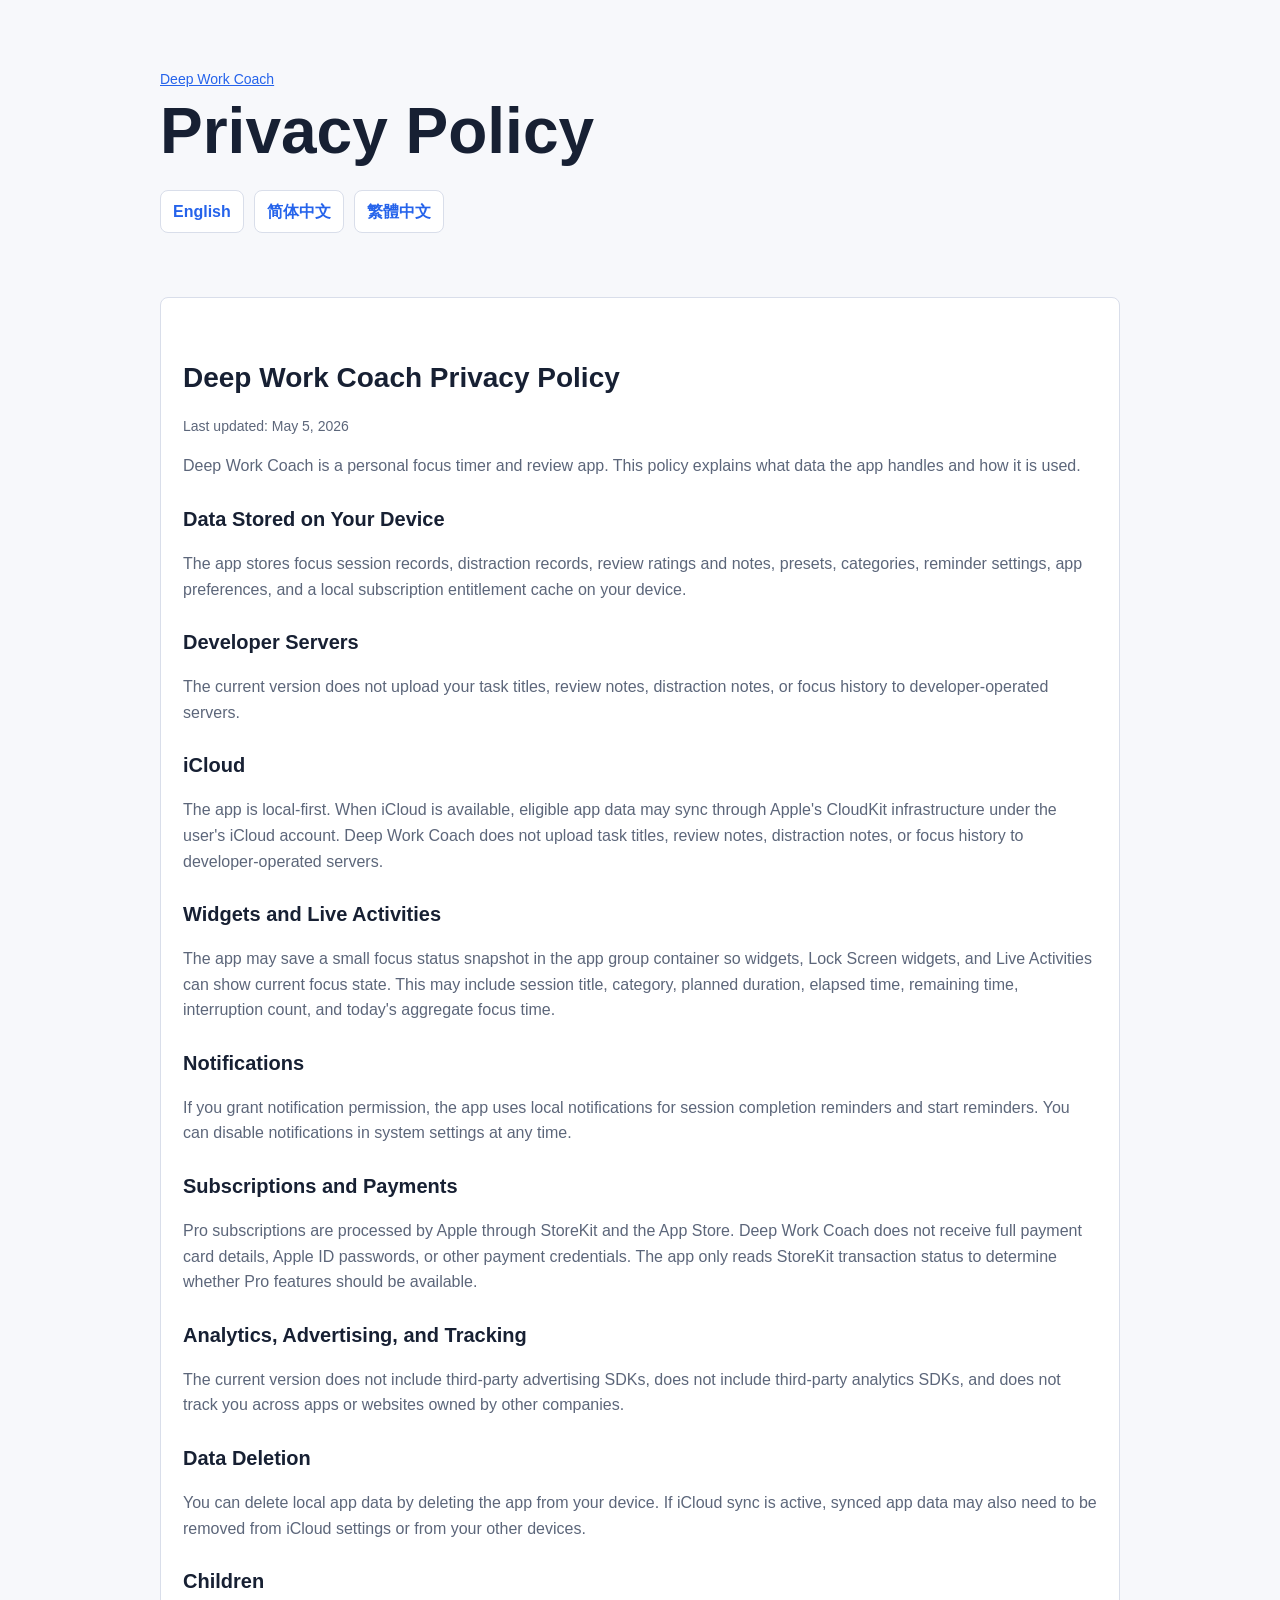
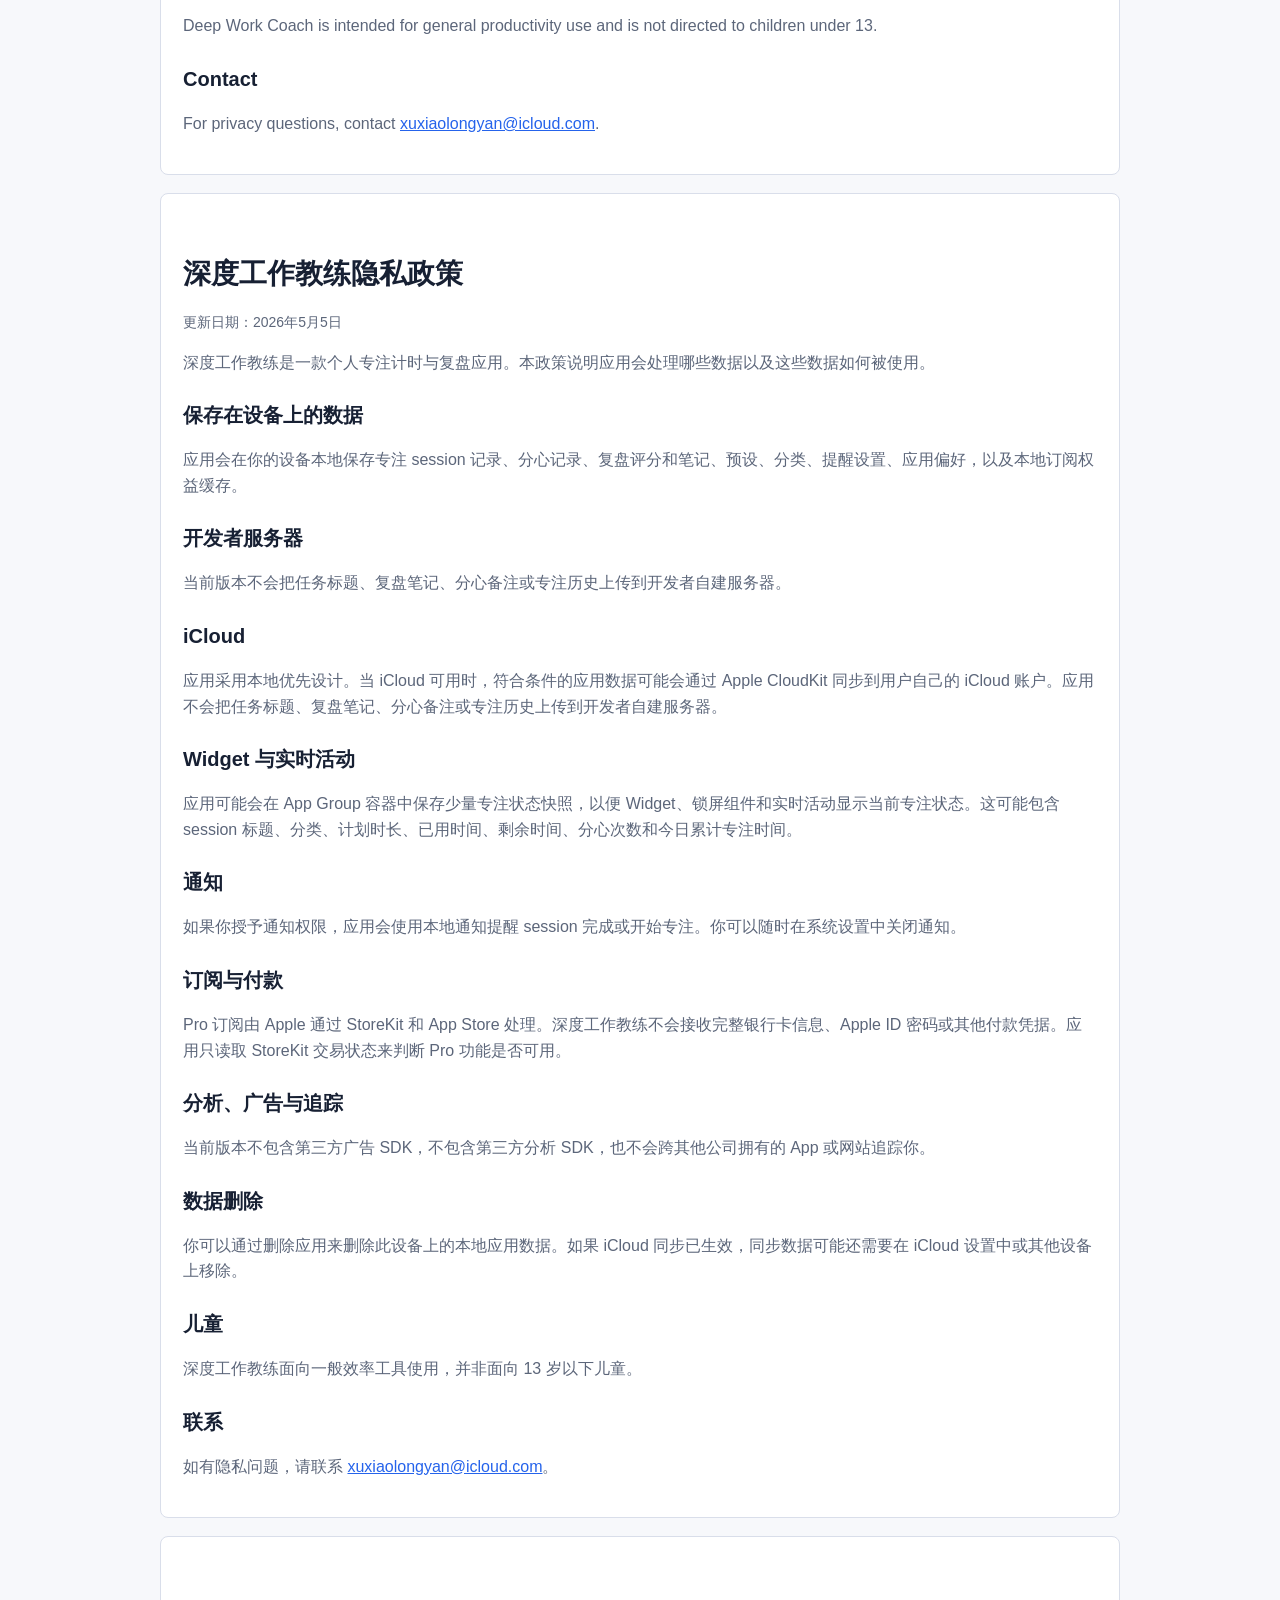
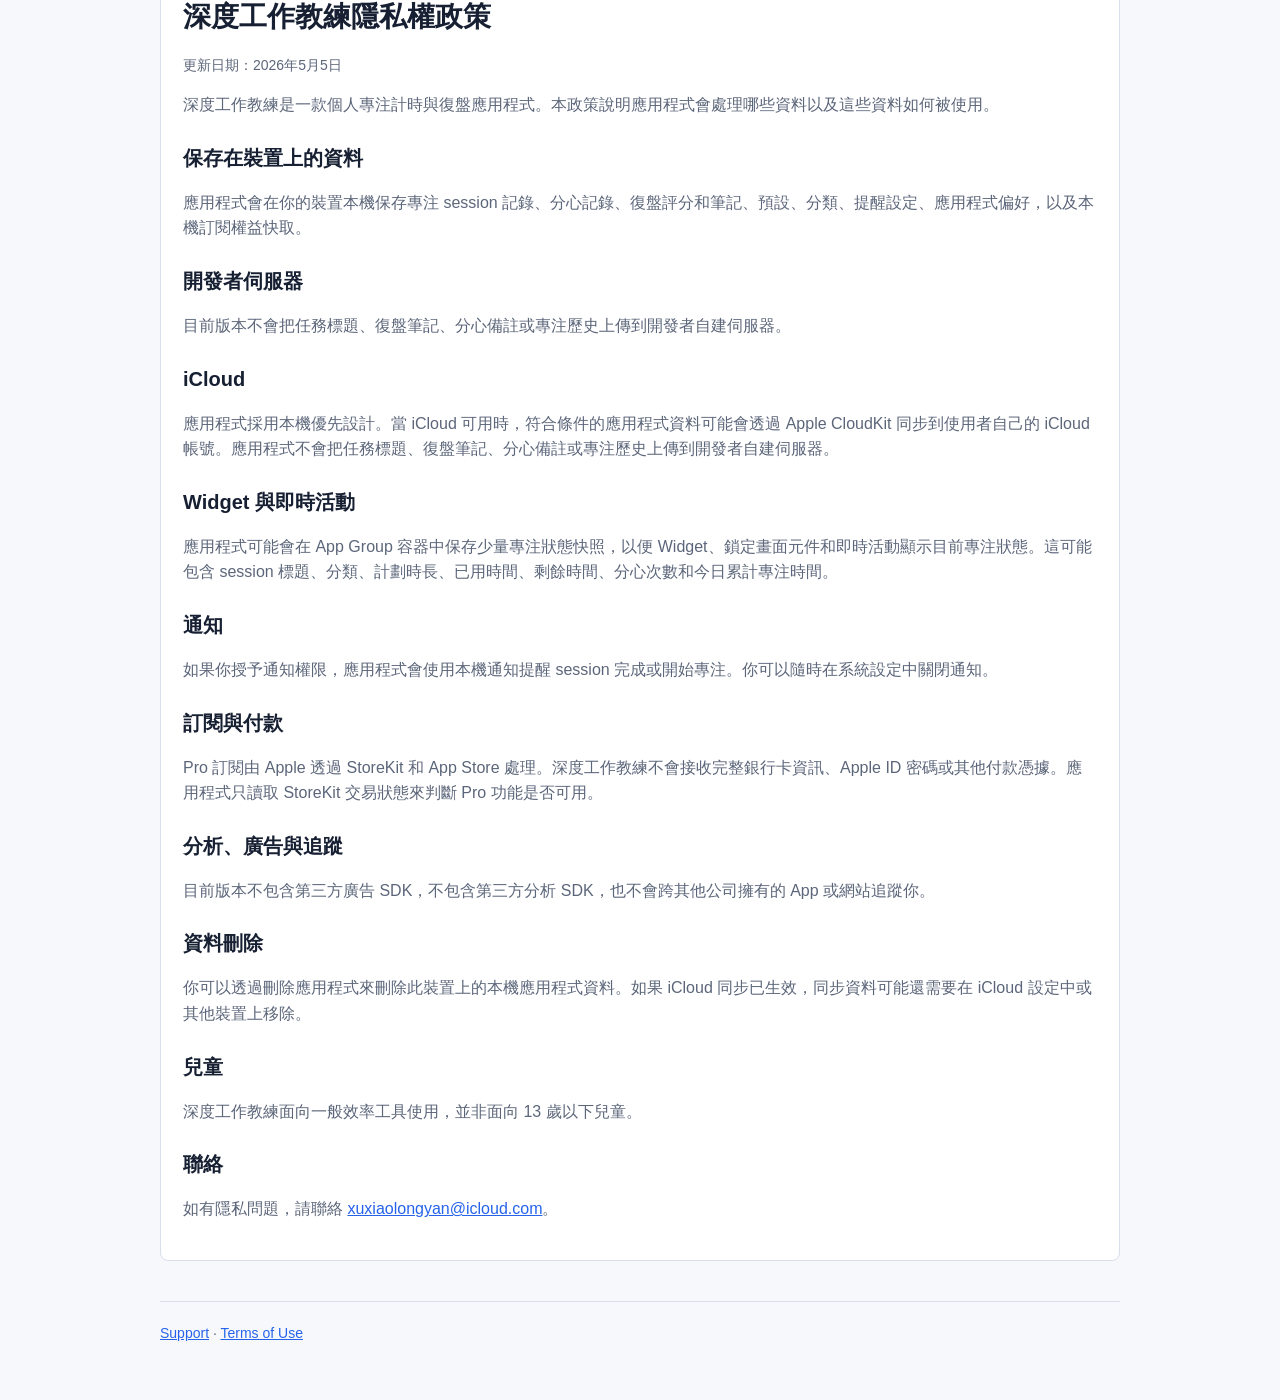
<file: DeepWorkCoach/privacy.html>
<!doctype html>
<html lang="en">
<head>
  <meta charset="utf-8">
  <meta name="viewport" content="width=device-width, initial-scale=1">
  <title>Deep Work Coach Privacy Policy</title>
  <meta name="description" content="Privacy Policy for Deep Work Coach.">
  <link rel="stylesheet" href="styles.css">
</head>
<body>
  <main class="shell">
    <header>
      <p class="eyebrow"><a href="index.html">Deep Work Coach</a></p>
      <h1>Privacy Policy</h1>
      <nav class="lang" aria-label="Language">
        <a href="#en">English</a>
        <a href="#zh-Hans">简体中文</a>
        <a href="#zh-Hant">繁體中文</a>
      </nav>
    </header>

    <section id="en" class="card doc" lang="en">
      <h2>Deep Work Coach Privacy Policy</h2>
      <p class="updated">Last updated: May 5, 2026</p>
      <p>Deep Work Coach is a personal focus timer and review app. This policy explains what data the app handles and how it is used.</p>
      <h3>Data Stored on Your Device</h3>
      <p>The app stores focus session records, distraction records, review ratings and notes, presets, categories, reminder settings, app preferences, and a local subscription entitlement cache on your device.</p>
      <h3>Developer Servers</h3>
      <p>The current version does not upload your task titles, review notes, distraction notes, or focus history to developer-operated servers.</p>
      <h3>iCloud</h3>
      <p>The app is local-first. When iCloud is available, eligible app data may sync through Apple's CloudKit infrastructure under the user's iCloud account. Deep Work Coach does not upload task titles, review notes, distraction notes, or focus history to developer-operated servers.</p>
      <h3>Widgets and Live Activities</h3>
      <p>The app may save a small focus status snapshot in the app group container so widgets, Lock Screen widgets, and Live Activities can show current focus state. This may include session title, category, planned duration, elapsed time, remaining time, interruption count, and today's aggregate focus time.</p>
      <h3>Notifications</h3>
      <p>If you grant notification permission, the app uses local notifications for session completion reminders and start reminders. You can disable notifications in system settings at any time.</p>
      <h3>Subscriptions and Payments</h3>
      <p>Pro subscriptions are processed by Apple through StoreKit and the App Store. Deep Work Coach does not receive full payment card details, Apple ID passwords, or other payment credentials. The app only reads StoreKit transaction status to determine whether Pro features should be available.</p>
      <h3>Analytics, Advertising, and Tracking</h3>
      <p>The current version does not include third-party advertising SDKs, does not include third-party analytics SDKs, and does not track you across apps or websites owned by other companies.</p>
      <h3>Data Deletion</h3>
      <p>You can delete local app data by deleting the app from your device. If iCloud sync is active, synced app data may also need to be removed from iCloud settings or from your other devices.</p>
      <h3>Children</h3>
      <p>Deep Work Coach is intended for general productivity use and is not directed to children under 13.</p>
      <h3>Contact</h3>
      <p>For privacy questions, contact <a href="mailto:xuxiaolongyan@icloud.com">xuxiaolongyan@icloud.com</a>.</p>
    </section>

    <section id="zh-Hans" class="card doc" lang="zh-Hans">
      <h2>深度工作教练隐私政策</h2>
      <p class="updated">更新日期：2026年5月5日</p>
      <p>深度工作教练是一款个人专注计时与复盘应用。本政策说明应用会处理哪些数据以及这些数据如何被使用。</p>
      <h3>保存在设备上的数据</h3>
      <p>应用会在你的设备本地保存专注 session 记录、分心记录、复盘评分和笔记、预设、分类、提醒设置、应用偏好，以及本地订阅权益缓存。</p>
      <h3>开发者服务器</h3>
      <p>当前版本不会把任务标题、复盘笔记、分心备注或专注历史上传到开发者自建服务器。</p>
      <h3>iCloud</h3>
      <p>应用采用本地优先设计。当 iCloud 可用时，符合条件的应用数据可能会通过 Apple CloudKit 同步到用户自己的 iCloud 账户。应用不会把任务标题、复盘笔记、分心备注或专注历史上传到开发者自建服务器。</p>
      <h3>Widget 与实时活动</h3>
      <p>应用可能会在 App Group 容器中保存少量专注状态快照，以便 Widget、锁屏组件和实时活动显示当前专注状态。这可能包含 session 标题、分类、计划时长、已用时间、剩余时间、分心次数和今日累计专注时间。</p>
      <h3>通知</h3>
      <p>如果你授予通知权限，应用会使用本地通知提醒 session 完成或开始专注。你可以随时在系统设置中关闭通知。</p>
      <h3>订阅与付款</h3>
      <p>Pro 订阅由 Apple 通过 StoreKit 和 App Store 处理。深度工作教练不会接收完整银行卡信息、Apple ID 密码或其他付款凭据。应用只读取 StoreKit 交易状态来判断 Pro 功能是否可用。</p>
      <h3>分析、广告与追踪</h3>
      <p>当前版本不包含第三方广告 SDK，不包含第三方分析 SDK，也不会跨其他公司拥有的 App 或网站追踪你。</p>
      <h3>数据删除</h3>
      <p>你可以通过删除应用来删除此设备上的本地应用数据。如果 iCloud 同步已生效，同步数据可能还需要在 iCloud 设置中或其他设备上移除。</p>
      <h3>儿童</h3>
      <p>深度工作教练面向一般效率工具使用，并非面向 13 岁以下儿童。</p>
      <h3>联系</h3>
      <p>如有隐私问题，请联系 <a href="mailto:xuxiaolongyan@icloud.com">xuxiaolongyan@icloud.com</a>。</p>
    </section>

    <section id="zh-Hant" class="card doc" lang="zh-Hant">
      <h2>深度工作教練隱私權政策</h2>
      <p class="updated">更新日期：2026年5月5日</p>
      <p>深度工作教練是一款個人專注計時與復盤應用程式。本政策說明應用程式會處理哪些資料以及這些資料如何被使用。</p>
      <h3>保存在裝置上的資料</h3>
      <p>應用程式會在你的裝置本機保存專注 session 記錄、分心記錄、復盤評分和筆記、預設、分類、提醒設定、應用程式偏好，以及本機訂閱權益快取。</p>
      <h3>開發者伺服器</h3>
      <p>目前版本不會把任務標題、復盤筆記、分心備註或專注歷史上傳到開發者自建伺服器。</p>
      <h3>iCloud</h3>
      <p>應用程式採用本機優先設計。當 iCloud 可用時，符合條件的應用程式資料可能會透過 Apple CloudKit 同步到使用者自己的 iCloud 帳號。應用程式不會把任務標題、復盤筆記、分心備註或專注歷史上傳到開發者自建伺服器。</p>
      <h3>Widget 與即時活動</h3>
      <p>應用程式可能會在 App Group 容器中保存少量專注狀態快照，以便 Widget、鎖定畫面元件和即時活動顯示目前專注狀態。這可能包含 session 標題、分類、計劃時長、已用時間、剩餘時間、分心次數和今日累計專注時間。</p>
      <h3>通知</h3>
      <p>如果你授予通知權限，應用程式會使用本機通知提醒 session 完成或開始專注。你可以隨時在系統設定中關閉通知。</p>
      <h3>訂閱與付款</h3>
      <p>Pro 訂閱由 Apple 透過 StoreKit 和 App Store 處理。深度工作教練不會接收完整銀行卡資訊、Apple ID 密碼或其他付款憑據。應用程式只讀取 StoreKit 交易狀態來判斷 Pro 功能是否可用。</p>
      <h3>分析、廣告與追蹤</h3>
      <p>目前版本不包含第三方廣告 SDK，不包含第三方分析 SDK，也不會跨其他公司擁有的 App 或網站追蹤你。</p>
      <h3>資料刪除</h3>
      <p>你可以透過刪除應用程式來刪除此裝置上的本機應用程式資料。如果 iCloud 同步已生效，同步資料可能還需要在 iCloud 設定中或其他裝置上移除。</p>
      <h3>兒童</h3>
      <p>深度工作教練面向一般效率工具使用，並非面向 13 歲以下兒童。</p>
      <h3>聯絡</h3>
      <p>如有隱私問題，請聯絡 <a href="mailto:xuxiaolongyan@icloud.com">xuxiaolongyan@icloud.com</a>。</p>
    </section>

    <footer>
      <a href="support.html">Support</a> · <a href="terms.html">Terms of Use</a>
    </footer>
  </main>
</body>
</html>
</file>
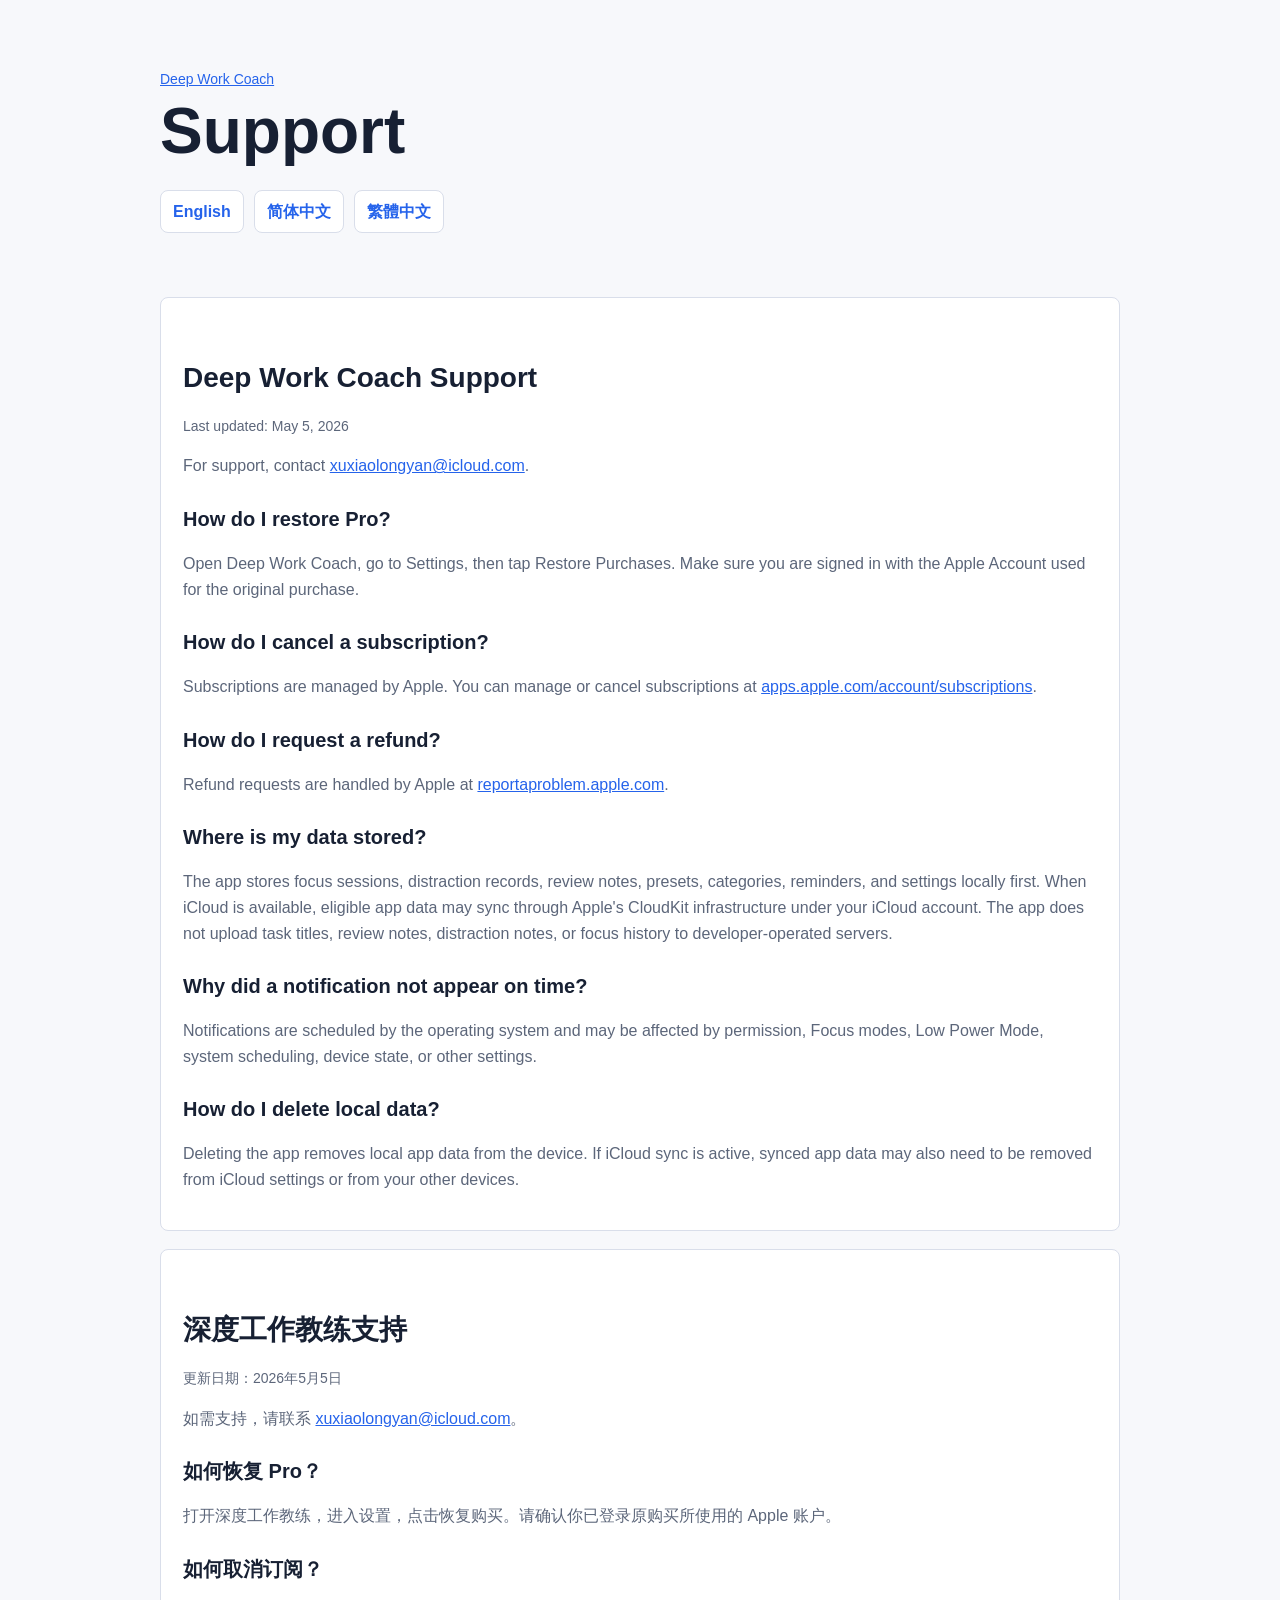
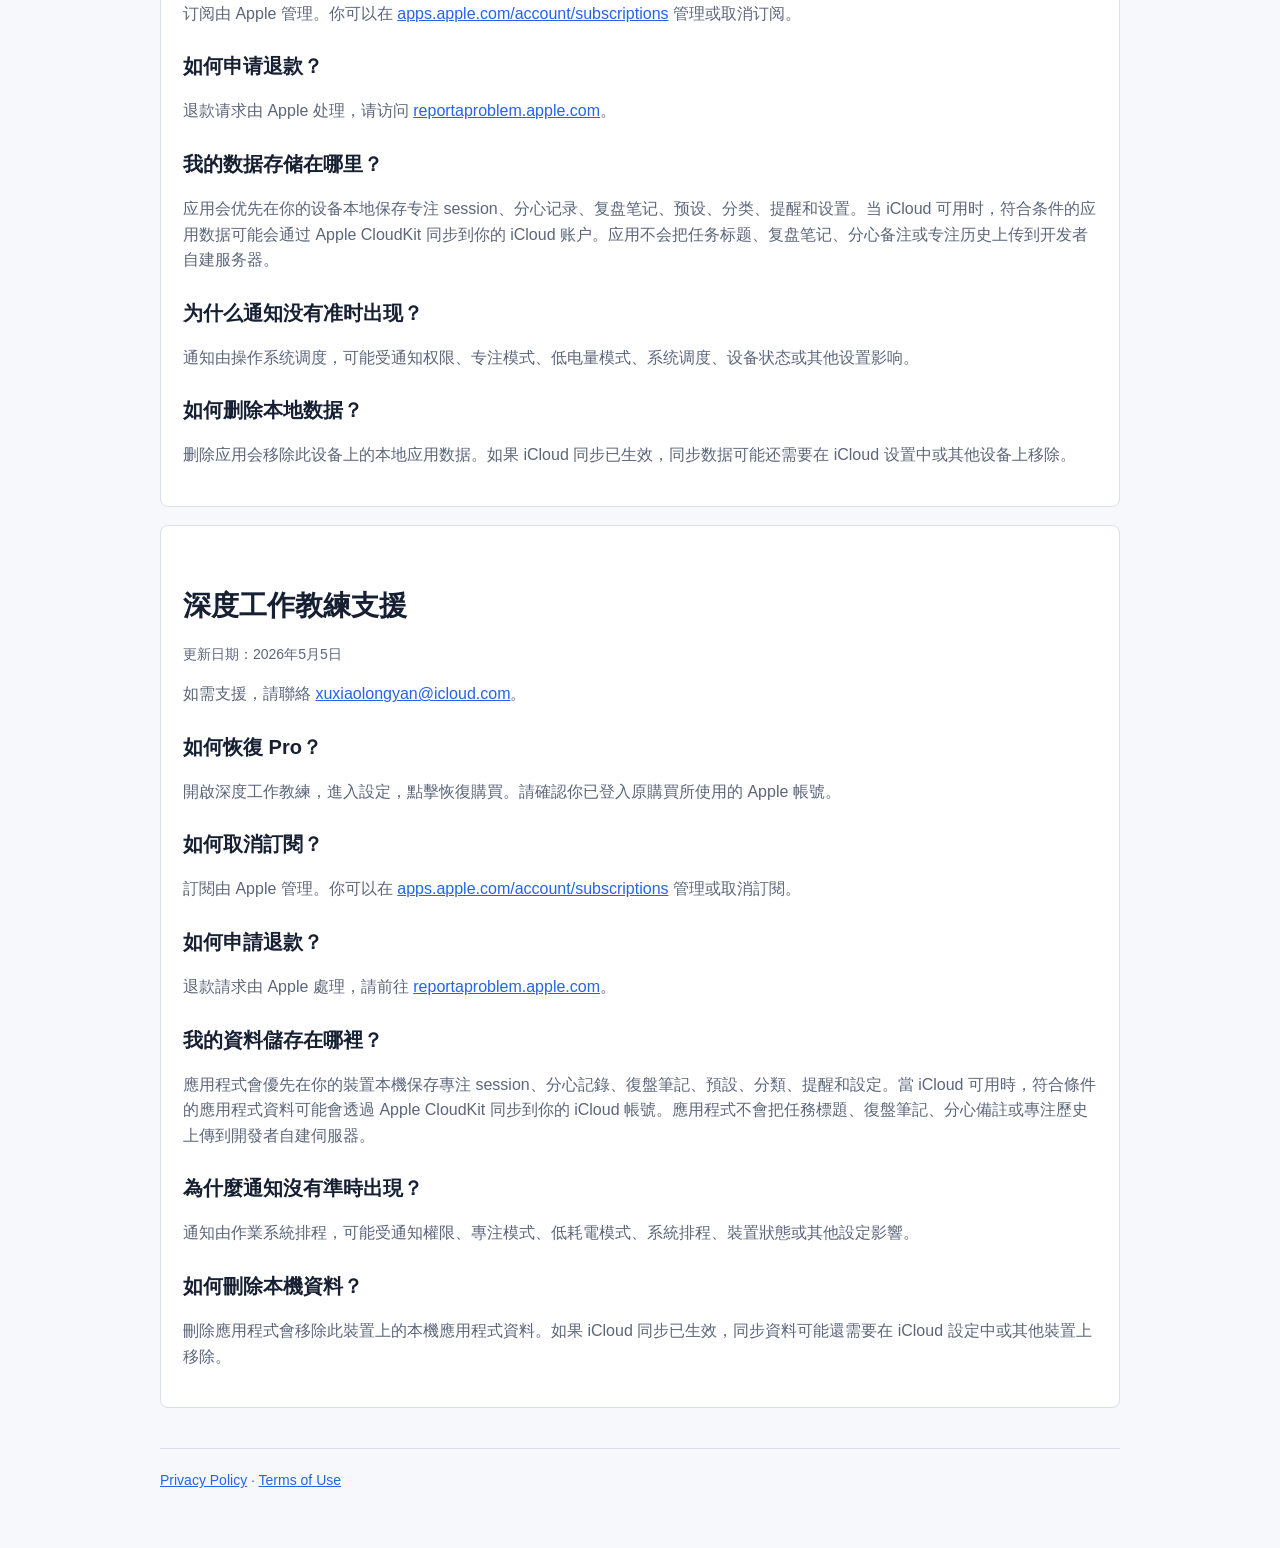
<file: DeepWorkCoach/support.html>
<!doctype html>
<html lang="en">
<head>
  <meta charset="utf-8">
  <meta name="viewport" content="width=device-width, initial-scale=1">
  <title>Deep Work Coach Support</title>
  <meta name="description" content="Support for Deep Work Coach.">
  <link rel="stylesheet" href="styles.css">
</head>
<body>
  <main class="shell">
    <header>
      <p class="eyebrow"><a href="index.html">Deep Work Coach</a></p>
      <h1>Support</h1>
      <nav class="lang" aria-label="Language">
        <a href="#en">English</a>
        <a href="#zh-Hans">简体中文</a>
        <a href="#zh-Hant">繁體中文</a>
      </nav>
    </header>

    <section id="en" class="card doc" lang="en">
      <h2>Deep Work Coach Support</h2>
      <p class="updated">Last updated: May 5, 2026</p>
      <p>For support, contact <a href="mailto:xuxiaolongyan@icloud.com">xuxiaolongyan@icloud.com</a>.</p>
      <h3>How do I restore Pro?</h3>
      <p>Open Deep Work Coach, go to Settings, then tap Restore Purchases. Make sure you are signed in with the Apple Account used for the original purchase.</p>
      <h3>How do I cancel a subscription?</h3>
      <p>Subscriptions are managed by Apple. You can manage or cancel subscriptions at <a href="https://apps.apple.com/account/subscriptions">apps.apple.com/account/subscriptions</a>.</p>
      <h3>How do I request a refund?</h3>
      <p>Refund requests are handled by Apple at <a href="https://reportaproblem.apple.com/">reportaproblem.apple.com</a>.</p>
      <h3>Where is my data stored?</h3>
      <p>The app stores focus sessions, distraction records, review notes, presets, categories, reminders, and settings locally first. When iCloud is available, eligible app data may sync through Apple's CloudKit infrastructure under your iCloud account. The app does not upload task titles, review notes, distraction notes, or focus history to developer-operated servers.</p>
      <h3>Why did a notification not appear on time?</h3>
      <p>Notifications are scheduled by the operating system and may be affected by permission, Focus modes, Low Power Mode, system scheduling, device state, or other settings.</p>
      <h3>How do I delete local data?</h3>
      <p>Deleting the app removes local app data from the device. If iCloud sync is active, synced app data may also need to be removed from iCloud settings or from your other devices.</p>
    </section>

    <section id="zh-Hans" class="card doc" lang="zh-Hans">
      <h2>深度工作教练支持</h2>
      <p class="updated">更新日期：2026年5月5日</p>
      <p>如需支持，请联系 <a href="mailto:xuxiaolongyan@icloud.com">xuxiaolongyan@icloud.com</a>。</p>
      <h3>如何恢复 Pro？</h3>
      <p>打开深度工作教练，进入设置，点击恢复购买。请确认你已登录原购买所使用的 Apple 账户。</p>
      <h3>如何取消订阅？</h3>
      <p>订阅由 Apple 管理。你可以在 <a href="https://apps.apple.com/account/subscriptions">apps.apple.com/account/subscriptions</a> 管理或取消订阅。</p>
      <h3>如何申请退款？</h3>
      <p>退款请求由 Apple 处理，请访问 <a href="https://reportaproblem.apple.com/">reportaproblem.apple.com</a>。</p>
      <h3>我的数据存储在哪里？</h3>
      <p>应用会优先在你的设备本地保存专注 session、分心记录、复盘笔记、预设、分类、提醒和设置。当 iCloud 可用时，符合条件的应用数据可能会通过 Apple CloudKit 同步到你的 iCloud 账户。应用不会把任务标题、复盘笔记、分心备注或专注历史上传到开发者自建服务器。</p>
      <h3>为什么通知没有准时出现？</h3>
      <p>通知由操作系统调度，可能受通知权限、专注模式、低电量模式、系统调度、设备状态或其他设置影响。</p>
      <h3>如何删除本地数据？</h3>
      <p>删除应用会移除此设备上的本地应用数据。如果 iCloud 同步已生效，同步数据可能还需要在 iCloud 设置中或其他设备上移除。</p>
    </section>

    <section id="zh-Hant" class="card doc" lang="zh-Hant">
      <h2>深度工作教練支援</h2>
      <p class="updated">更新日期：2026年5月5日</p>
      <p>如需支援，請聯絡 <a href="mailto:xuxiaolongyan@icloud.com">xuxiaolongyan@icloud.com</a>。</p>
      <h3>如何恢復 Pro？</h3>
      <p>開啟深度工作教練，進入設定，點擊恢復購買。請確認你已登入原購買所使用的 Apple 帳號。</p>
      <h3>如何取消訂閱？</h3>
      <p>訂閱由 Apple 管理。你可以在 <a href="https://apps.apple.com/account/subscriptions">apps.apple.com/account/subscriptions</a> 管理或取消訂閱。</p>
      <h3>如何申請退款？</h3>
      <p>退款請求由 Apple 處理，請前往 <a href="https://reportaproblem.apple.com/">reportaproblem.apple.com</a>。</p>
      <h3>我的資料儲存在哪裡？</h3>
      <p>應用程式會優先在你的裝置本機保存專注 session、分心記錄、復盤筆記、預設、分類、提醒和設定。當 iCloud 可用時，符合條件的應用程式資料可能會透過 Apple CloudKit 同步到你的 iCloud 帳號。應用程式不會把任務標題、復盤筆記、分心備註或專注歷史上傳到開發者自建伺服器。</p>
      <h3>為什麼通知沒有準時出現？</h3>
      <p>通知由作業系統排程，可能受通知權限、專注模式、低耗電模式、系統排程、裝置狀態或其他設定影響。</p>
      <h3>如何刪除本機資料？</h3>
      <p>刪除應用程式會移除此裝置上的本機應用程式資料。如果 iCloud 同步已生效，同步資料可能還需要在 iCloud 設定中或其他裝置上移除。</p>
    </section>

    <footer>
      <a href="privacy.html">Privacy Policy</a> · <a href="terms.html">Terms of Use</a>
    </footer>
  </main>
</body>
</html>
</file>
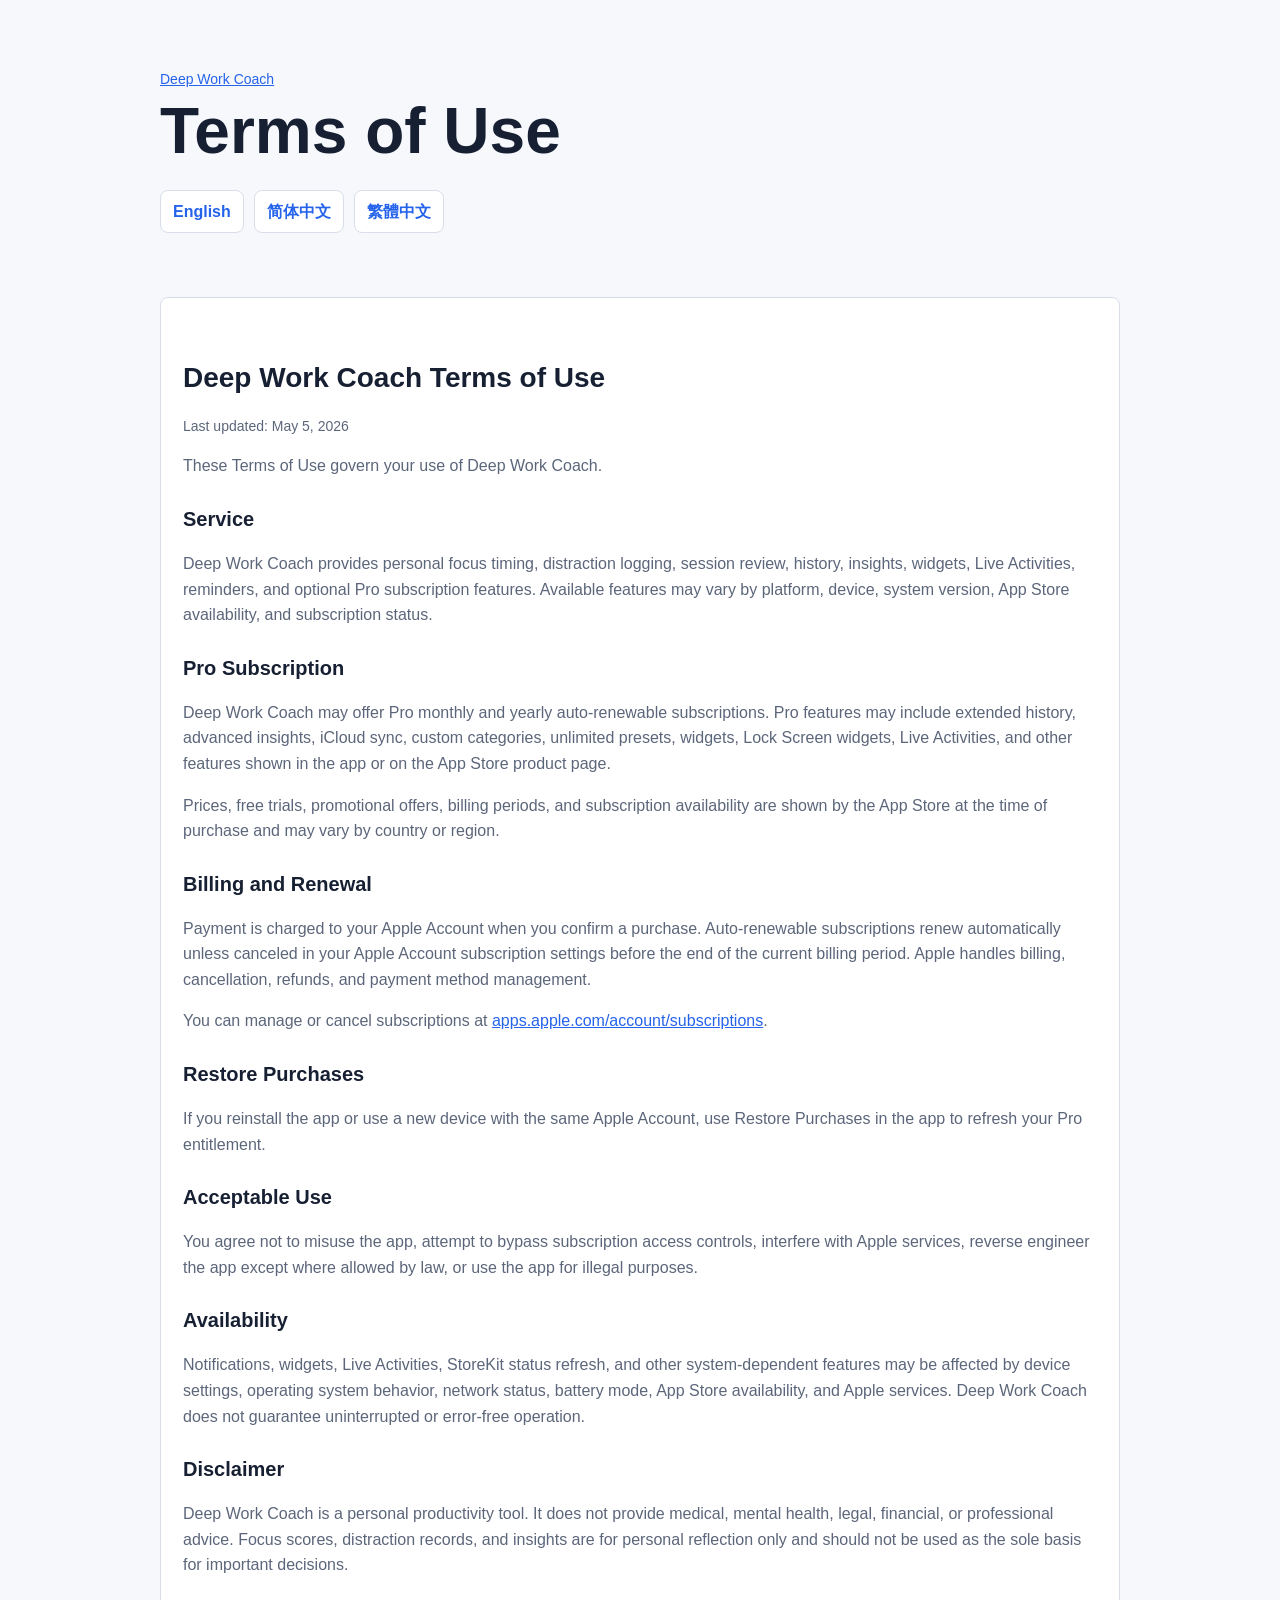
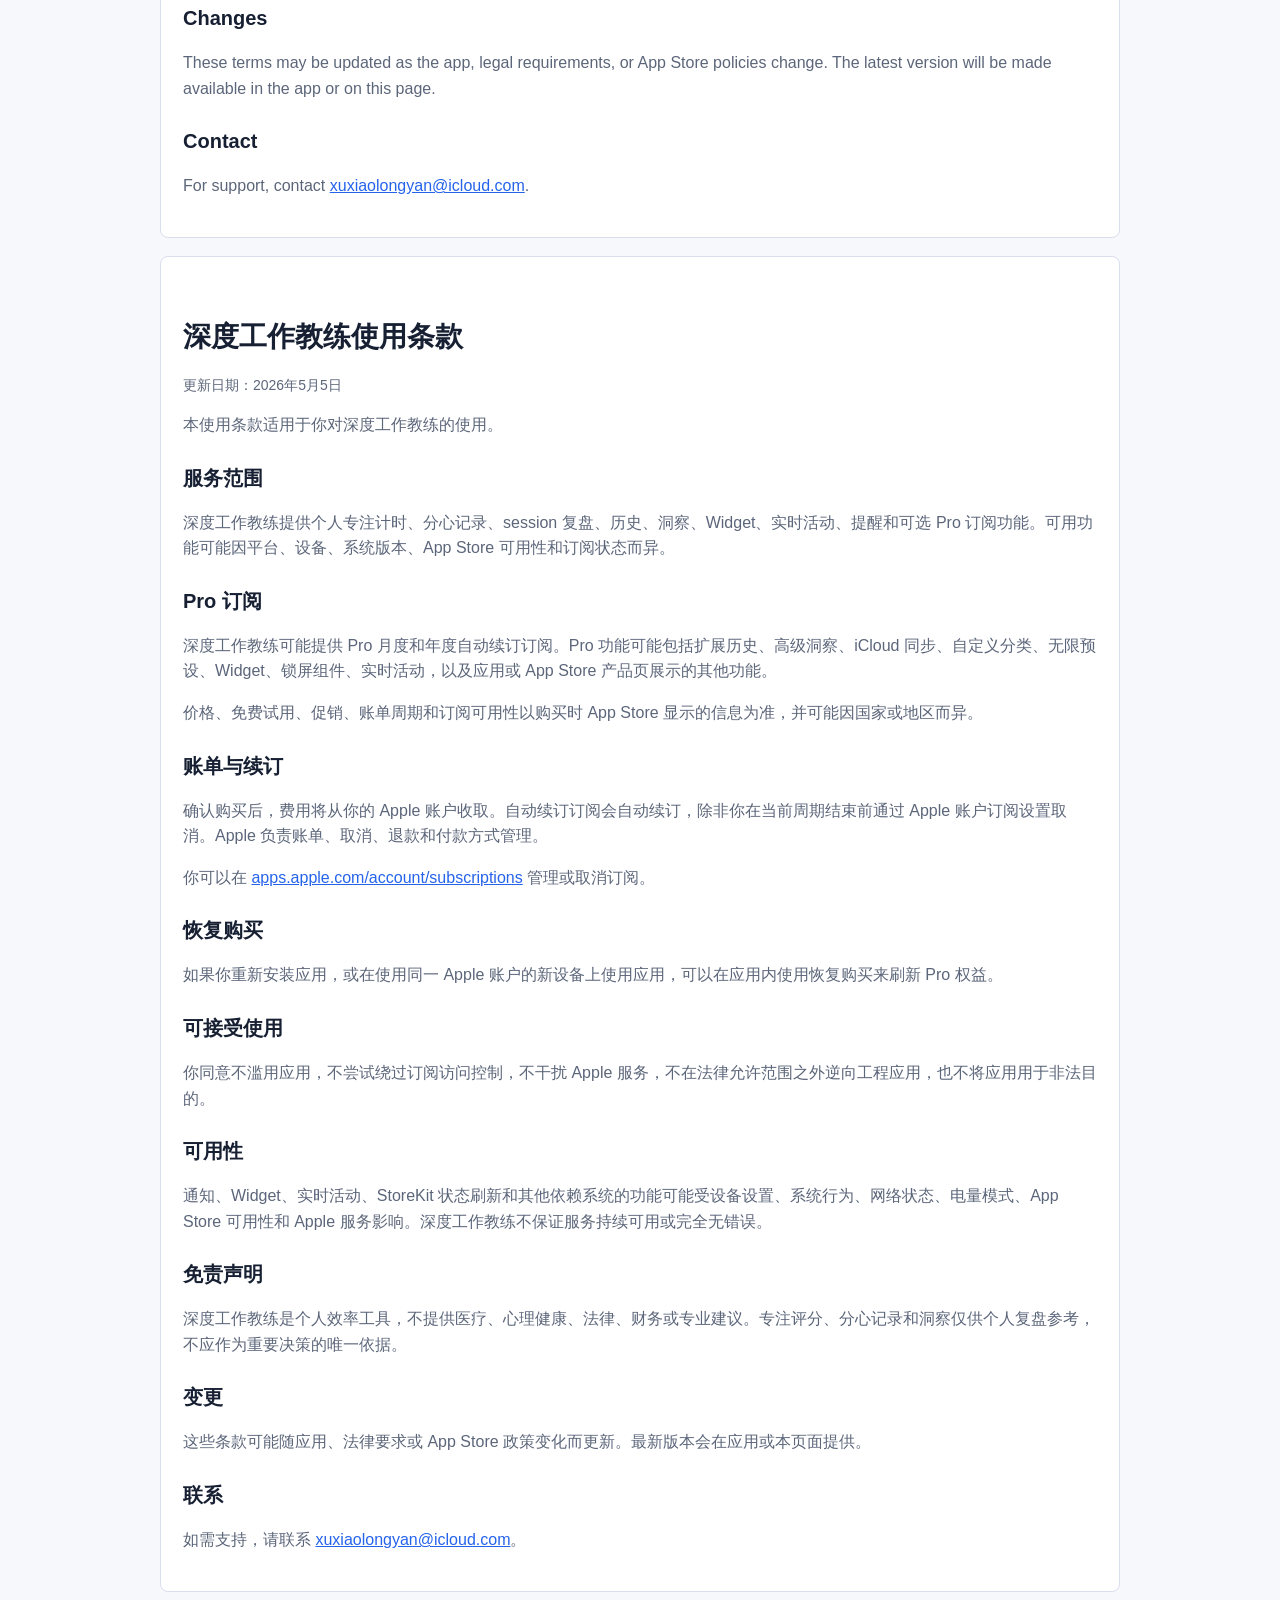
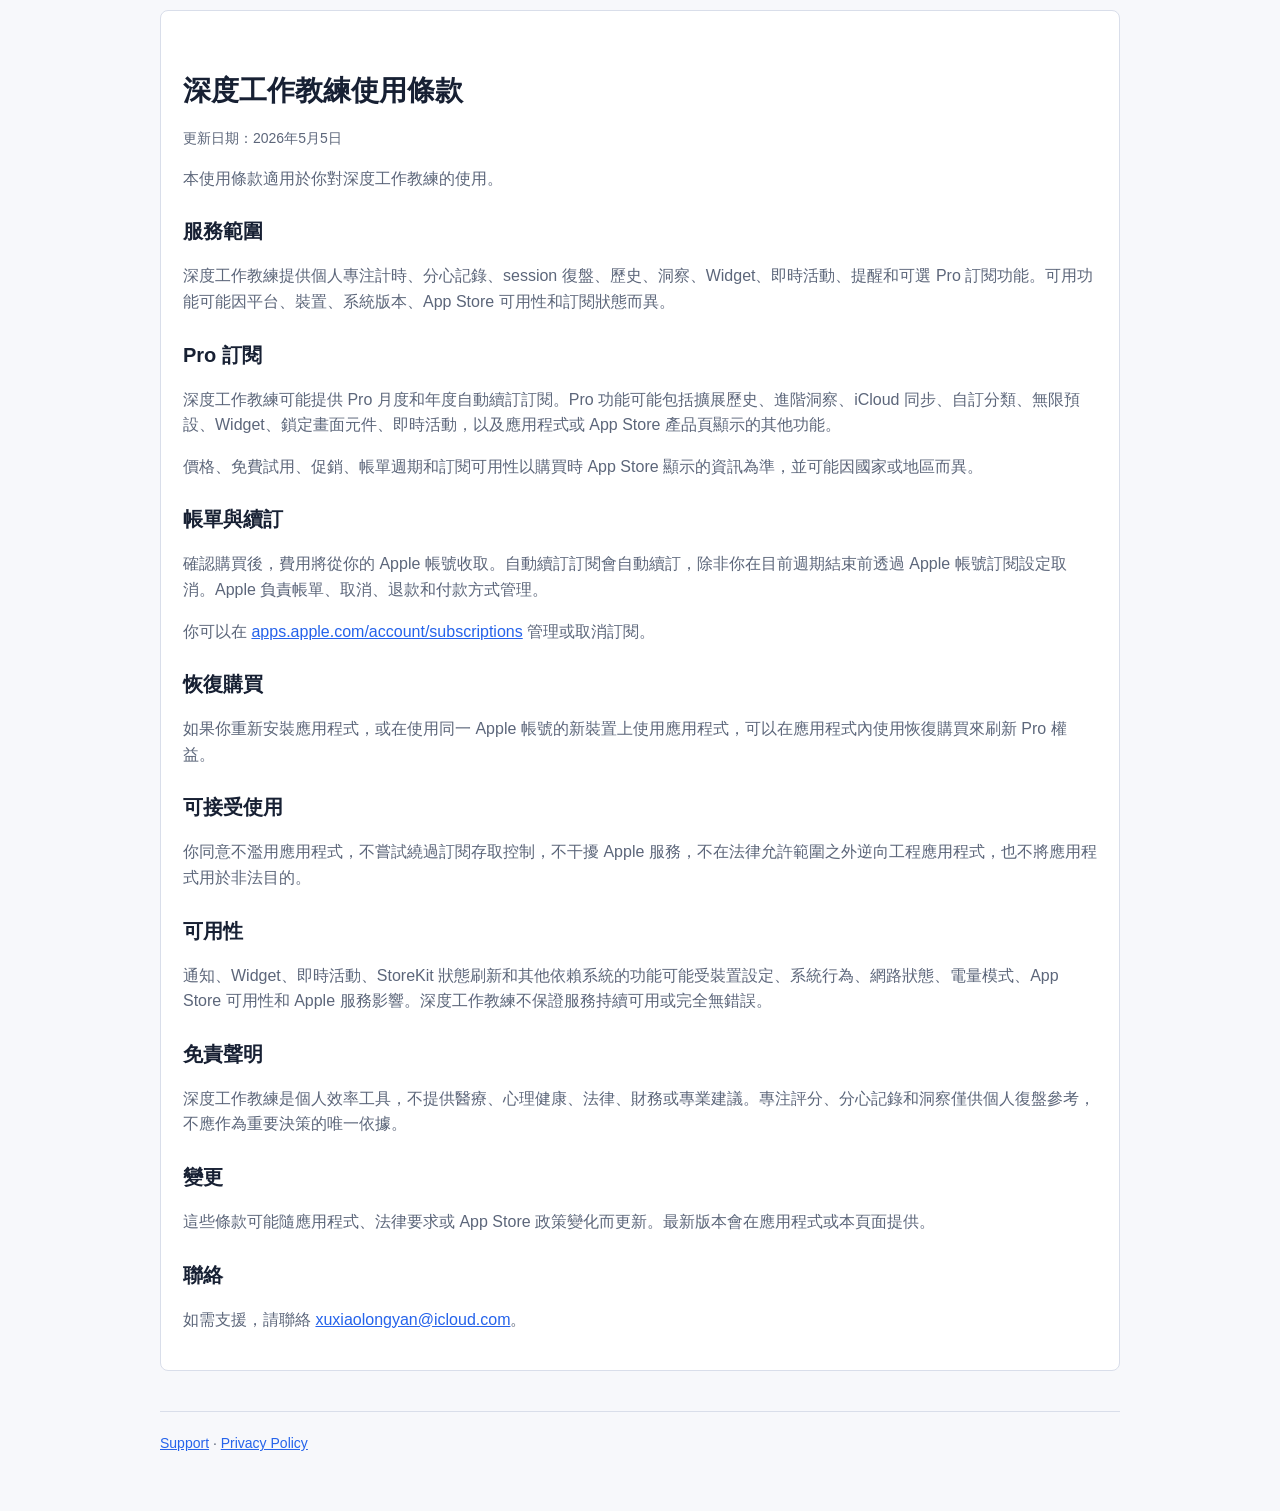
<file: DeepWorkCoach/terms.html>
<!doctype html>
<html lang="en">
<head>
  <meta charset="utf-8">
  <meta name="viewport" content="width=device-width, initial-scale=1">
  <title>Deep Work Coach Terms of Use</title>
  <meta name="description" content="Terms of Use for Deep Work Coach.">
  <link rel="stylesheet" href="styles.css">
</head>
<body>
  <main class="shell">
    <header>
      <p class="eyebrow"><a href="index.html">Deep Work Coach</a></p>
      <h1>Terms of Use</h1>
      <nav class="lang" aria-label="Language">
        <a href="#en">English</a>
        <a href="#zh-Hans">简体中文</a>
        <a href="#zh-Hant">繁體中文</a>
      </nav>
    </header>

    <section id="en" class="card doc" lang="en">
      <h2>Deep Work Coach Terms of Use</h2>
      <p class="updated">Last updated: May 5, 2026</p>
      <p>These Terms of Use govern your use of Deep Work Coach.</p>
      <h3>Service</h3>
      <p>Deep Work Coach provides personal focus timing, distraction logging, session review, history, insights, widgets, Live Activities, reminders, and optional Pro subscription features. Available features may vary by platform, device, system version, App Store availability, and subscription status.</p>
      <h3>Pro Subscription</h3>
      <p>Deep Work Coach may offer Pro monthly and yearly auto-renewable subscriptions. Pro features may include extended history, advanced insights, iCloud sync, custom categories, unlimited presets, widgets, Lock Screen widgets, Live Activities, and other features shown in the app or on the App Store product page.</p>
      <p>Prices, free trials, promotional offers, billing periods, and subscription availability are shown by the App Store at the time of purchase and may vary by country or region.</p>
      <h3>Billing and Renewal</h3>
      <p>Payment is charged to your Apple Account when you confirm a purchase. Auto-renewable subscriptions renew automatically unless canceled in your Apple Account subscription settings before the end of the current billing period. Apple handles billing, cancellation, refunds, and payment method management.</p>
      <p>You can manage or cancel subscriptions at <a href="https://apps.apple.com/account/subscriptions">apps.apple.com/account/subscriptions</a>.</p>
      <h3>Restore Purchases</h3>
      <p>If you reinstall the app or use a new device with the same Apple Account, use Restore Purchases in the app to refresh your Pro entitlement.</p>
      <h3>Acceptable Use</h3>
      <p>You agree not to misuse the app, attempt to bypass subscription access controls, interfere with Apple services, reverse engineer the app except where allowed by law, or use the app for illegal purposes.</p>
      <h3>Availability</h3>
      <p>Notifications, widgets, Live Activities, StoreKit status refresh, and other system-dependent features may be affected by device settings, operating system behavior, network status, battery mode, App Store availability, and Apple services. Deep Work Coach does not guarantee uninterrupted or error-free operation.</p>
      <h3>Disclaimer</h3>
      <p>Deep Work Coach is a personal productivity tool. It does not provide medical, mental health, legal, financial, or professional advice. Focus scores, distraction records, and insights are for personal reflection only and should not be used as the sole basis for important decisions.</p>
      <h3>Changes</h3>
      <p>These terms may be updated as the app, legal requirements, or App Store policies change. The latest version will be made available in the app or on this page.</p>
      <h3>Contact</h3>
      <p>For support, contact <a href="mailto:xuxiaolongyan@icloud.com">xuxiaolongyan@icloud.com</a>.</p>
    </section>

    <section id="zh-Hans" class="card doc" lang="zh-Hans">
      <h2>深度工作教练使用条款</h2>
      <p class="updated">更新日期：2026年5月5日</p>
      <p>本使用条款适用于你对深度工作教练的使用。</p>
      <h3>服务范围</h3>
      <p>深度工作教练提供个人专注计时、分心记录、session 复盘、历史、洞察、Widget、实时活动、提醒和可选 Pro 订阅功能。可用功能可能因平台、设备、系统版本、App Store 可用性和订阅状态而异。</p>
      <h3>Pro 订阅</h3>
      <p>深度工作教练可能提供 Pro 月度和年度自动续订订阅。Pro 功能可能包括扩展历史、高级洞察、iCloud 同步、自定义分类、无限预设、Widget、锁屏组件、实时活动，以及应用或 App Store 产品页展示的其他功能。</p>
      <p>价格、免费试用、促销、账单周期和订阅可用性以购买时 App Store 显示的信息为准，并可能因国家或地区而异。</p>
      <h3>账单与续订</h3>
      <p>确认购买后，费用将从你的 Apple 账户收取。自动续订订阅会自动续订，除非你在当前周期结束前通过 Apple 账户订阅设置取消。Apple 负责账单、取消、退款和付款方式管理。</p>
      <p>你可以在 <a href="https://apps.apple.com/account/subscriptions">apps.apple.com/account/subscriptions</a> 管理或取消订阅。</p>
      <h3>恢复购买</h3>
      <p>如果你重新安装应用，或在使用同一 Apple 账户的新设备上使用应用，可以在应用内使用恢复购买来刷新 Pro 权益。</p>
      <h3>可接受使用</h3>
      <p>你同意不滥用应用，不尝试绕过订阅访问控制，不干扰 Apple 服务，不在法律允许范围之外逆向工程应用，也不将应用用于非法目的。</p>
      <h3>可用性</h3>
      <p>通知、Widget、实时活动、StoreKit 状态刷新和其他依赖系统的功能可能受设备设置、系统行为、网络状态、电量模式、App Store 可用性和 Apple 服务影响。深度工作教练不保证服务持续可用或完全无错误。</p>
      <h3>免责声明</h3>
      <p>深度工作教练是个人效率工具，不提供医疗、心理健康、法律、财务或专业建议。专注评分、分心记录和洞察仅供个人复盘参考，不应作为重要决策的唯一依据。</p>
      <h3>变更</h3>
      <p>这些条款可能随应用、法律要求或 App Store 政策变化而更新。最新版本会在应用或本页面提供。</p>
      <h3>联系</h3>
      <p>如需支持，请联系 <a href="mailto:xuxiaolongyan@icloud.com">xuxiaolongyan@icloud.com</a>。</p>
    </section>

    <section id="zh-Hant" class="card doc" lang="zh-Hant">
      <h2>深度工作教練使用條款</h2>
      <p class="updated">更新日期：2026年5月5日</p>
      <p>本使用條款適用於你對深度工作教練的使用。</p>
      <h3>服務範圍</h3>
      <p>深度工作教練提供個人專注計時、分心記錄、session 復盤、歷史、洞察、Widget、即時活動、提醒和可選 Pro 訂閱功能。可用功能可能因平台、裝置、系統版本、App Store 可用性和訂閱狀態而異。</p>
      <h3>Pro 訂閱</h3>
      <p>深度工作教練可能提供 Pro 月度和年度自動續訂訂閱。Pro 功能可能包括擴展歷史、進階洞察、iCloud 同步、自訂分類、無限預設、Widget、鎖定畫面元件、即時活動，以及應用程式或 App Store 產品頁顯示的其他功能。</p>
      <p>價格、免費試用、促銷、帳單週期和訂閱可用性以購買時 App Store 顯示的資訊為準，並可能因國家或地區而異。</p>
      <h3>帳單與續訂</h3>
      <p>確認購買後，費用將從你的 Apple 帳號收取。自動續訂訂閱會自動續訂，除非你在目前週期結束前透過 Apple 帳號訂閱設定取消。Apple 負責帳單、取消、退款和付款方式管理。</p>
      <p>你可以在 <a href="https://apps.apple.com/account/subscriptions">apps.apple.com/account/subscriptions</a> 管理或取消訂閱。</p>
      <h3>恢復購買</h3>
      <p>如果你重新安裝應用程式，或在使用同一 Apple 帳號的新裝置上使用應用程式，可以在應用程式內使用恢復購買來刷新 Pro 權益。</p>
      <h3>可接受使用</h3>
      <p>你同意不濫用應用程式，不嘗試繞過訂閱存取控制，不干擾 Apple 服務，不在法律允許範圍之外逆向工程應用程式，也不將應用程式用於非法目的。</p>
      <h3>可用性</h3>
      <p>通知、Widget、即時活動、StoreKit 狀態刷新和其他依賴系統的功能可能受裝置設定、系統行為、網路狀態、電量模式、App Store 可用性和 Apple 服務影響。深度工作教練不保證服務持續可用或完全無錯誤。</p>
      <h3>免責聲明</h3>
      <p>深度工作教練是個人效率工具，不提供醫療、心理健康、法律、財務或專業建議。專注評分、分心記錄和洞察僅供個人復盤參考，不應作為重要決策的唯一依據。</p>
      <h3>變更</h3>
      <p>這些條款可能隨應用程式、法律要求或 App Store 政策變化而更新。最新版本會在應用程式或本頁面提供。</p>
      <h3>聯絡</h3>
      <p>如需支援，請聯絡 <a href="mailto:xuxiaolongyan@icloud.com">xuxiaolongyan@icloud.com</a>。</p>
    </section>

    <footer>
      <a href="support.html">Support</a> · <a href="privacy.html">Privacy Policy</a>
    </footer>
  </main>
</body>
</html>
</file>
<file: CyberpunkGlow/styles.css>
:root {
  color-scheme: light dark;
  --bg: #f6f8fb;
  --text: #151b2c;
  --muted: #566174;
  --card: #ffffff;
  --border: #d9e0ec;
  --accent: #0ea5e9;
  --accent-2: #db2777;
}

@media (prefers-color-scheme: dark) {
  :root {
    --bg: #05070d;
    --text: #edf7ff;
    --muted: #a4afc0;
    --card: #101521;
    --border: #263244;
    --accent: #22d3ee;
    --accent-2: #f472b6;
  }
}

* {
  box-sizing: border-box;
}

body {
  margin: 0;
  background: var(--bg);
  color: var(--text);
  font: 16px/1.6 -apple-system, BlinkMacSystemFont, "Segoe UI", sans-serif;
}

a {
  color: var(--accent);
}

.shell {
  width: min(980px, calc(100% - 32px));
  margin: 0 auto;
  padding: 40px 0 56px;
}

header {
  padding: 28px 0 22px;
}

.eyebrow {
  margin: 0 0 8px;
  color: var(--muted);
  font-size: 14px;
  font-weight: 700;
  letter-spacing: 0;
}

h1 {
  margin: 0;
  font-size: clamp(34px, 7vw, 64px);
  line-height: 1.05;
  letter-spacing: 0;
}

h2 {
  margin: 36px 0 12px;
  font-size: 28px;
  letter-spacing: 0;
}

h3 {
  margin: 24px 0 8px;
  font-size: 20px;
  letter-spacing: 0;
}

p,
li {
  color: var(--muted);
}

.nav,
.lang {
  display: flex;
  flex-wrap: wrap;
  gap: 10px;
  margin: 24px 0;
}

.nav a,
.lang a {
  display: inline-flex;
  align-items: center;
  min-height: 40px;
  padding: 8px 12px;
  border: 1px solid var(--border);
  border-radius: 8px;
  background: var(--card);
  text-decoration: none;
  font-weight: 700;
}

.card {
  margin: 18px 0;
  padding: 22px;
  border: 1px solid var(--border);
  border-radius: 8px;
  background: var(--card);
}

.grid {
  display: grid;
  grid-template-columns: repeat(auto-fit, minmax(220px, 1fr));
  gap: 14px;
}

.doc {
  scroll-margin-top: 24px;
}

.updated {
  color: var(--muted);
  font-size: 14px;
}

.badge {
  display: inline-flex;
  margin: 0 8px 8px 0;
  padding: 4px 8px;
  border: 1px solid color-mix(in srgb, var(--accent) 45%, var(--border));
  border-radius: 999px;
  color: var(--text);
  font-size: 13px;
  font-weight: 700;
}

.notice {
  border-color: color-mix(in srgb, var(--accent-2) 45%, var(--border));
}

footer {
  margin-top: 40px;
  padding-top: 20px;
  border-top: 1px solid var(--border);
  color: var(--muted);
  font-size: 14px;
}
</file>
<file: DeepWorkCoach/styles.css>
:root {
  color-scheme: light dark;
  --bg: #f7f8fb;
  --text: #172033;
  --muted: #5c667a;
  --card: #ffffff;
  --border: #d9deea;
  --accent: #2563eb;
}

@media (prefers-color-scheme: dark) {
  :root {
    --bg: #0f1420;
    --text: #eef3ff;
    --muted: #aab4c8;
    --card: #171d2b;
    --border: #30384c;
    --accent: #74a3ff;
  }
}

* {
  box-sizing: border-box;
}

body {
  margin: 0;
  background: var(--bg);
  color: var(--text);
  font: 16px/1.6 -apple-system, BlinkMacSystemFont, "Segoe UI", sans-serif;
}

a {
  color: var(--accent);
}

.shell {
  width: min(960px, calc(100% - 32px));
  margin: 0 auto;
  padding: 40px 0 56px;
}

header {
  padding: 28px 0 22px;
}

.eyebrow {
  margin: 0 0 8px;
  color: var(--muted);
  font-size: 14px;
}

h1 {
  margin: 0;
  font-size: clamp(34px, 7vw, 64px);
  line-height: 1.05;
  letter-spacing: 0;
}

h2 {
  margin: 36px 0 12px;
  font-size: 28px;
}

h3 {
  margin: 24px 0 8px;
  font-size: 20px;
}

p,
li {
  color: var(--muted);
}

.nav,
.lang {
  display: flex;
  flex-wrap: wrap;
  gap: 10px;
  margin: 24px 0;
}

.nav a,
.lang a {
  display: inline-flex;
  align-items: center;
  min-height: 40px;
  padding: 8px 12px;
  border: 1px solid var(--border);
  border-radius: 8px;
  background: var(--card);
  text-decoration: none;
  font-weight: 600;
}

.card {
  margin: 18px 0;
  padding: 22px;
  border: 1px solid var(--border);
  border-radius: 8px;
  background: var(--card);
}

.grid {
  display: grid;
  grid-template-columns: repeat(auto-fit, minmax(220px, 1fr));
  gap: 14px;
}

.doc {
  scroll-margin-top: 24px;
}

.updated {
  color: var(--muted);
  font-size: 14px;
}

footer {
  margin-top: 40px;
  padding-top: 20px;
  border-top: 1px solid var(--border);
  color: var(--muted);
  font-size: 14px;
}
</file>
